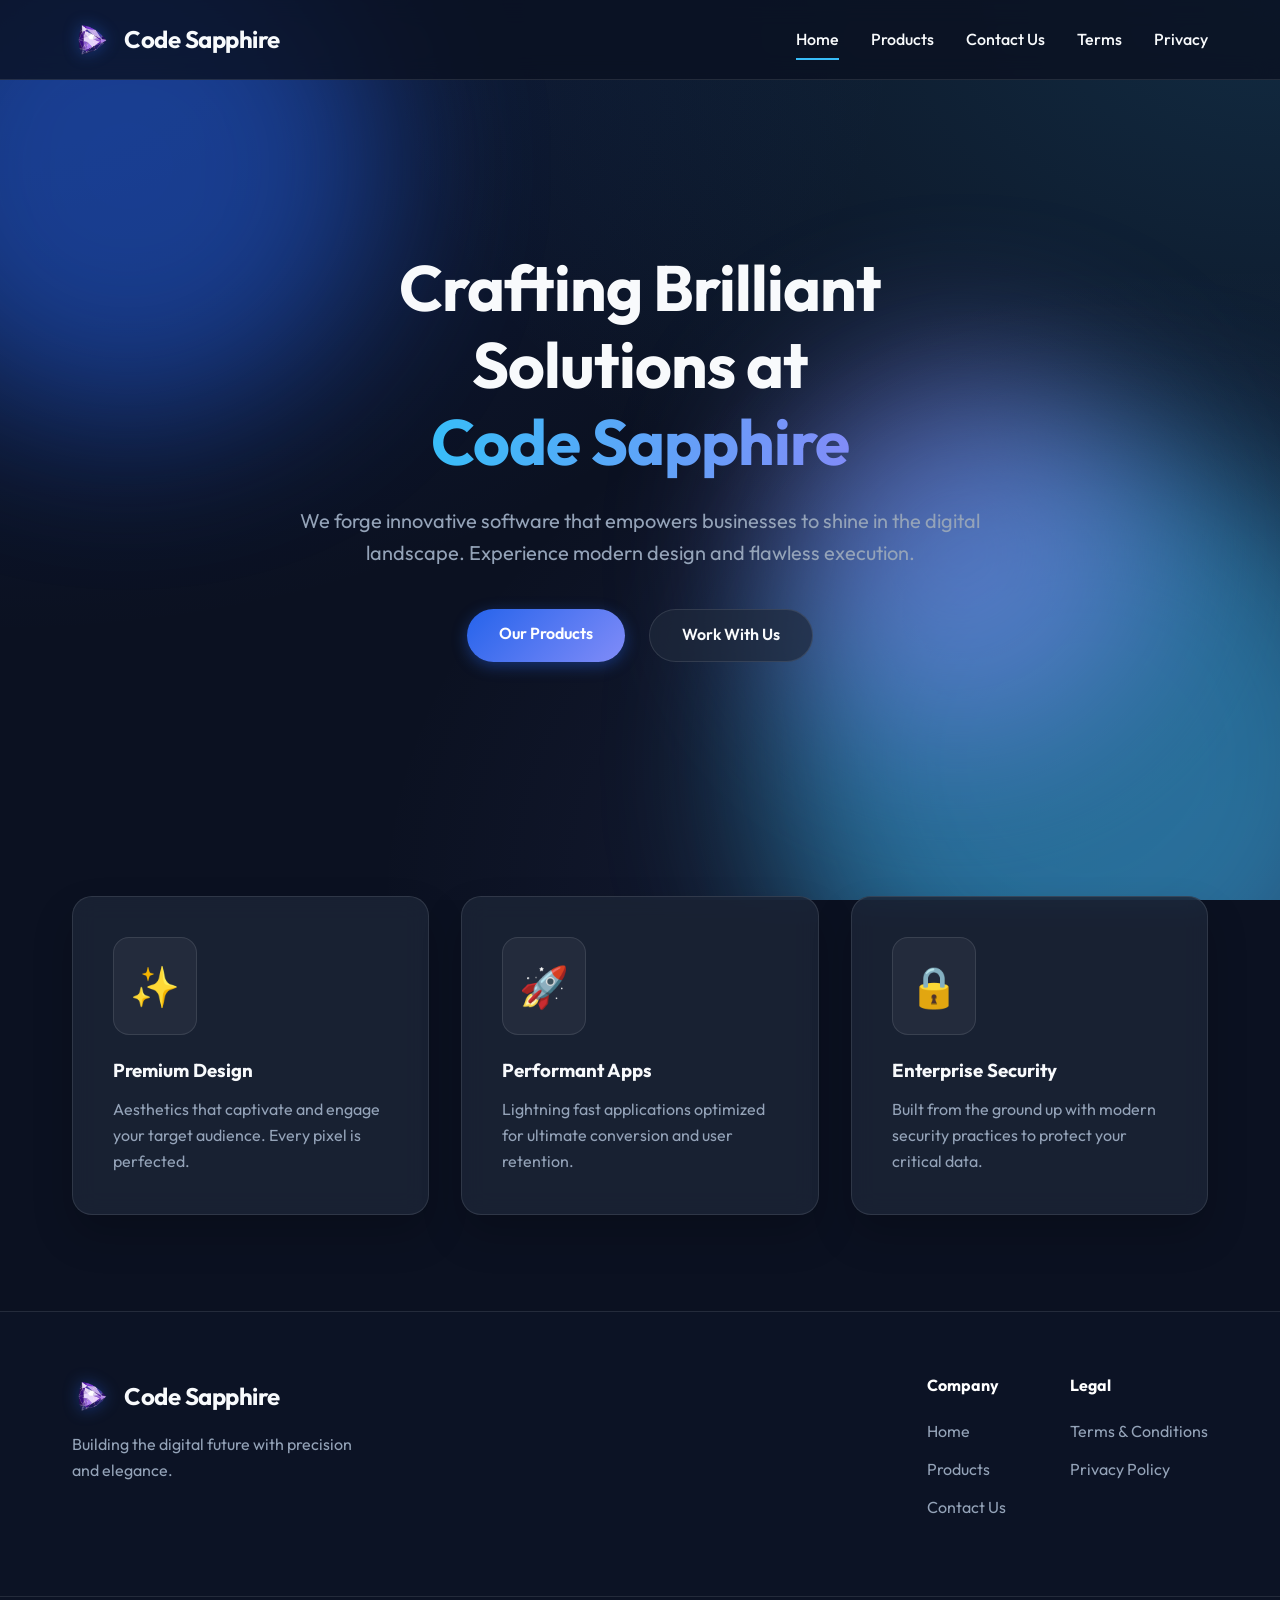
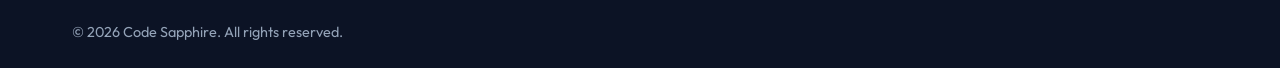
<file: index.html>
<!DOCTYPE html>
<html lang="en">
<head>
    <meta charset="UTF-8">
    <meta name="viewport" content="width=device-width, initial-scale=1.0">
    <title>Code Sapphire | Elevate Your Digital Vision</title>
    <meta name="description" content="Code Sapphire provides premium custom software solutions, dynamic web applications, and innovative digital products to elevate your business.">
    <meta name="keywords" content="Code Sapphire, custom software, web development, digital solutions, mobile apps, SMS Master Bot">
    <meta name="author" content="Code Sapphire">
    <link rel="canonical" href="https://codesapphire.app/">
    
    <!-- Open Graph / Facebook -->
    <meta property="og:type" content="website">
    <meta property="og:url" content="https://codesapphire.app/">
    <meta property="og:title" content="Code Sapphire | Elevate Your Digital Vision">
    <meta property="og:description" content="Premium custom software solutions, dynamic web applications, and innovative digital products.">
    
    <!-- Twitter -->
    <meta name="twitter:card" content="summary_large_image">
    <meta name="twitter:url" content="https://codesapphire.app/">
    <meta name="twitter:title" content="Code Sapphire | Elevate Your Digital Vision">
    <meta name="twitter:description" content="Premium custom software solutions, dynamic web applications, and innovative digital products.">

    <!-- Schema.org Markup -->
    <script type="application/ld+json">
    {
      "@context": "https://schema.org",
      "@type": "Organization",
      "name": "Code Sapphire",
      "url": "https://codesapphire.app",
      "logo": "https://codesapphire.app/logo.png"
    }
    </script>
    <link rel="preconnect" href="https://fonts.googleapis.com">
    <link rel="preconnect" href="https://fonts.gstatic.com" crossorigin>
    <link href="https://fonts.googleapis.com/css2?family=Outfit:wght@300;400;500;700&display=swap" rel="stylesheet">
    <link rel="stylesheet" href="style.css">
</head>
<body>
    <header class="navbar">
        <div class="container nav-content">
            <a href="index.html" class="logo">
                <img src="logo.png" alt="Code Sapphire Logo" class="logo-img">
                <span>Code Sapphire</span>
            </a>
            <nav class="nav-links">
                <a href="index.html" class="active">Home</a>
                <a href="products.html">Products</a>
                <a href="contact.html">Contact Us</a>
                <a href="terms.html">Terms</a>
                <a href="privacy.html">Privacy</a>
            </nav>
            <button class="menu-btn" aria-label="Toggle menu">☰</button>
        </div>
    </header>

    <main>
        <section class="hero reveal">
            <div class="hero-bg"></div>
            <div class="container hero-content">
                <h1>Crafting Brilliant Solutions at <span class="highlight">Code Sapphire</span></h1>
                <p>We forge innovative software that empowers businesses to shine in the digital landscape. Experience modern design and flawless execution.</p>
                <div class="hero-actions">
                    <a href="products.html" class="btn btn-primary">Our Products</a>
                    <a href="contact.html" class="btn btn-secondary">Work With Us</a>
                </div>
            </div>
        </section>
        
        <section class="features">
            <div class="container">
                <div class="feature-grid">
                    <div class="feature-card reveal glass-panel glow-hover" style="--delay: 0.1s">
                        <div class="feature-icon icon-glow">✨</div>
                        <h3>Premium Design</h3>
                        <p>Aesthetics that captivate and engage your target audience. Every pixel is perfected.</p>
                    </div>
                    <div class="feature-card reveal glass-panel glow-hover" style="--delay: 0.2s">
                        <div class="feature-icon icon-glow">🚀</div>
                        <h3>Performant Apps</h3>
                        <p>Lightning fast applications optimized for ultimate conversion and user retention.</p>
                    </div>
                    <div class="feature-card reveal glass-panel glow-hover" style="--delay: 0.3s">
                        <div class="feature-icon icon-glow">🔒</div>
                        <h3>Enterprise Security</h3>
                        <p>Built from the ground up with modern security practices to protect your critical data.</p>
                    </div>
                </div>
            </div>
        </section>
    </main>

    <footer>
        <div class="container footer-content">
            <div class="footer-brand">
                <div class="logo">
                    <img src="logo.png" alt="Code Sapphire Logo" class="logo-img">
                    <span>Code Sapphire</span>
                </div>
                <p>Building the digital future with precision and elegance.</p>
            </div>
            <div class="footer-links">
                <div class="link-group">
                    <h4>Company</h4>
                    <a href="index.html">Home</a>
                    <a href="products.html">Products</a>
                    <a href="contact.html">Contact Us</a>
                </div>
                <div class="link-group">
                    <h4>Legal</h4>
                    <a href="terms.html">Terms & Conditions</a>
                    <a href="privacy.html">Privacy Policy</a>
                </div>
            </div>
        </div>
        <div class="footer-bottom">
            <div class="container">
                <p>&copy; 2026 Code Sapphire. All rights reserved.</p>
            </div>
        </div>
    </footer>

    <script src="script.js"></script>
</body>
</html>
</file>
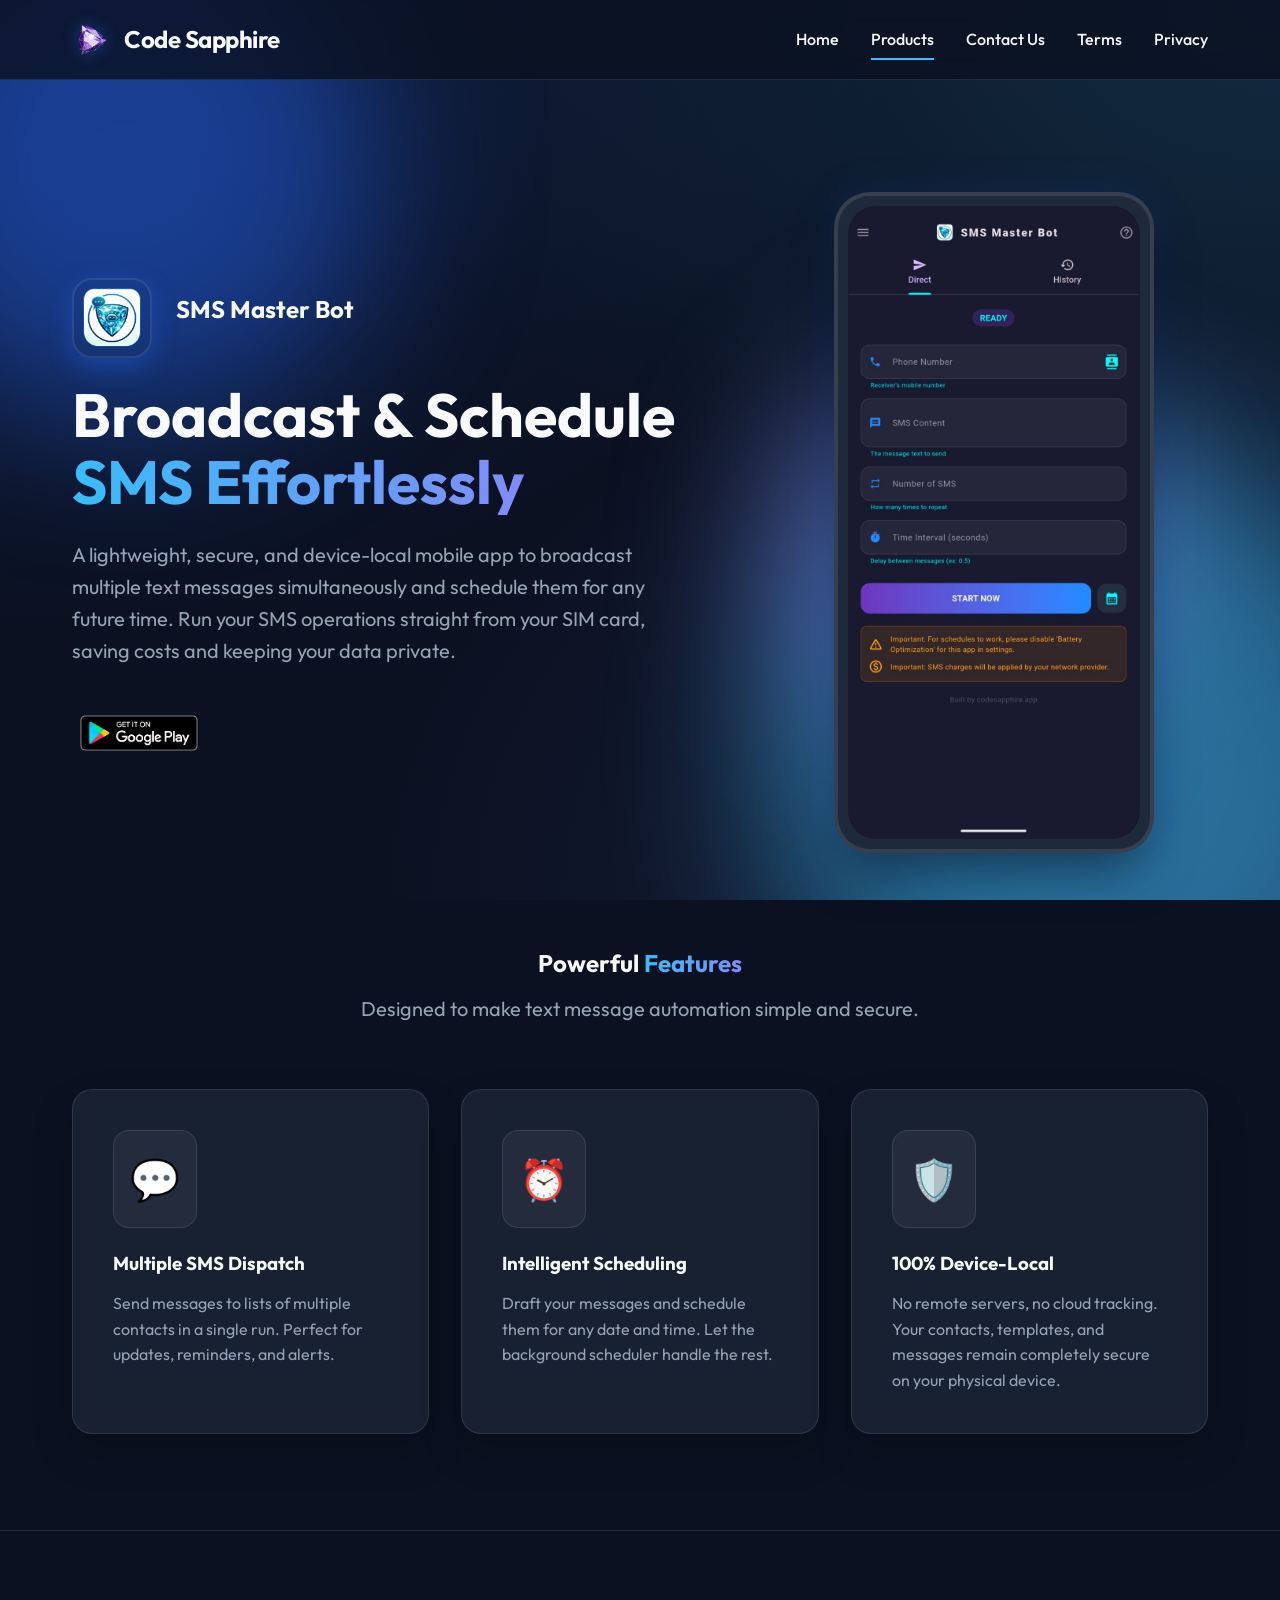
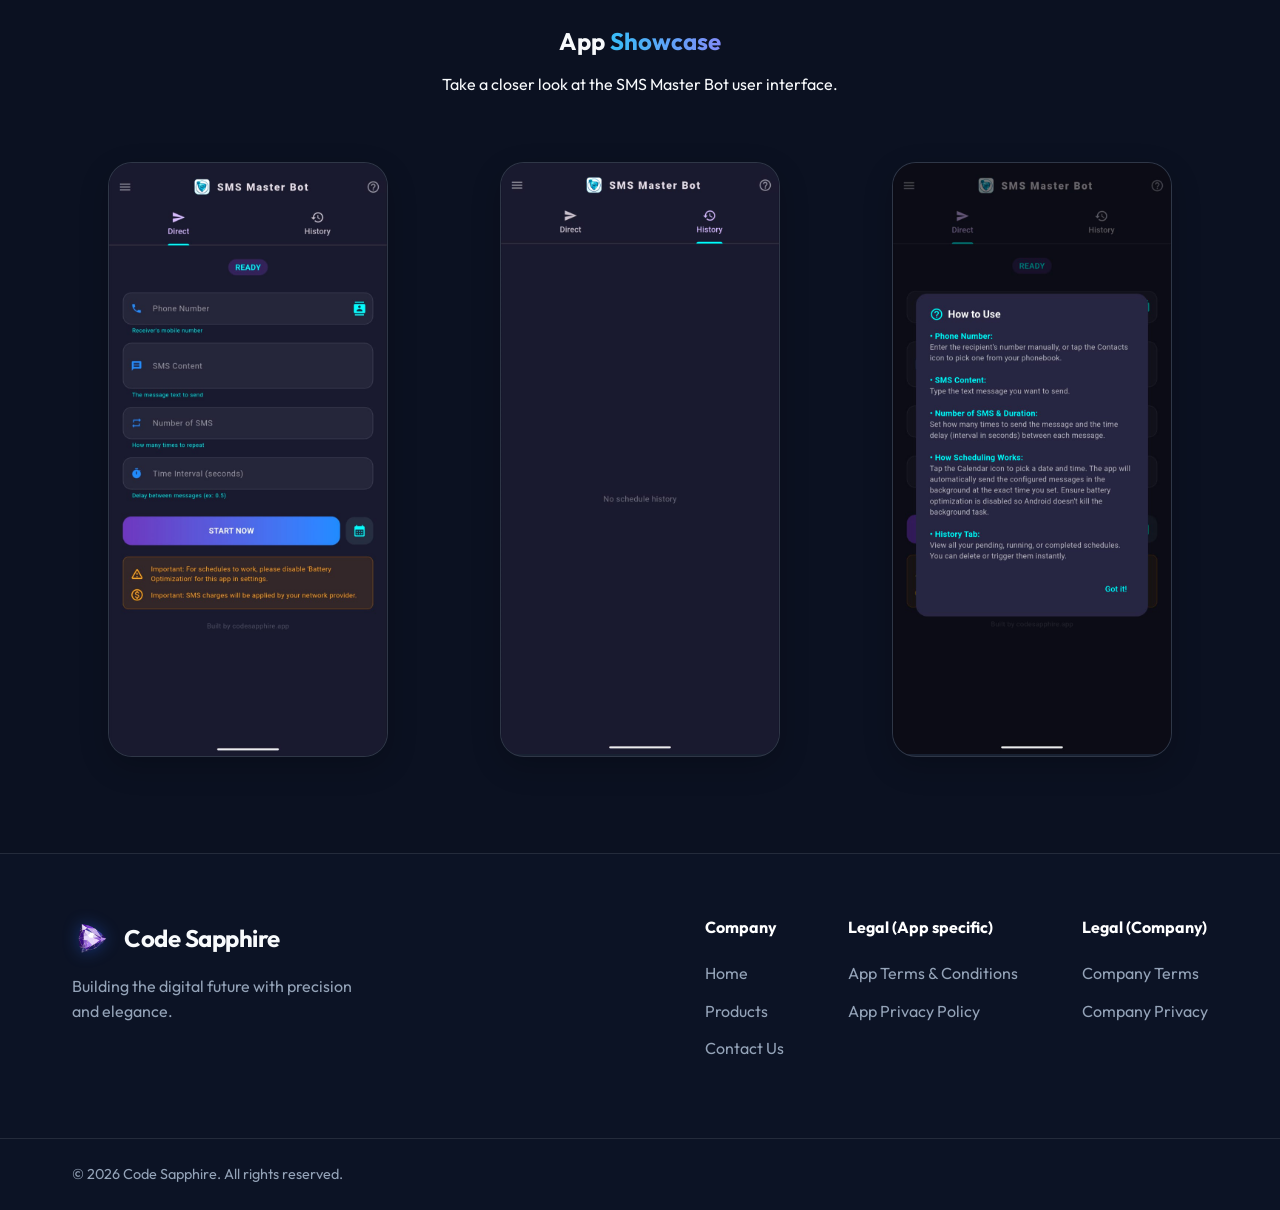
<file: app/smsmasterbot/index.html>
<!DOCTYPE html>
<html lang="en">
<head>
    <meta charset="UTF-8">
    <meta name="viewport" content="width=device-width, initial-scale=1.0">
    <title>SMS Master Bot | Code Sapphire</title>
    <meta name="description" content="Send multiple SMS messages and schedule them seamlessly with SMS Master Bot. The secure, device-local Android application by Code Sapphire.">
    <meta name="keywords" content="SMS Master Bot, bulk SMS sender, SMS scheduler, Android SMS app, Code Sapphire apps">
    <meta name="author" content="Code Sapphire">
    <link rel="canonical" href="https://codesapphire.app/app/smsmasterbot/">
    
    <!-- Open Graph / Facebook -->
    <meta property="og:type" content="website">
    <meta property="og:url" content="https://codesapphire.app/app/smsmasterbot/">
    <meta property="og:title" content="SMS Master Bot | Code Sapphire">
    <meta property="og:description" content="Send multiple SMS messages and schedule them seamlessly with SMS Master Bot.">
    <meta property="og:image" content="https://codesapphire.app/app/smsmasterbot/screenhoot1.jpeg">
    
    <!-- Twitter -->
    <meta name="twitter:card" content="summary_large_image">
    <meta name="twitter:url" content="https://codesapphire.app/app/smsmasterbot/">
    <meta name="twitter:title" content="SMS Master Bot | Code Sapphire">
    <meta name="twitter:description" content="Send multiple SMS messages and schedule them seamlessly with SMS Master Bot.">
    <meta name="twitter:image" content="https://codesapphire.app/app/smsmasterbot/screenhoot1.jpeg">

    <!-- Schema.org Markup -->
    <script type="application/ld+json">
    {
      "@context": "https://schema.org",
      "@type": "SoftwareApplication",
      "name": "SMS Master Bot",
      "operatingSystem": "Android",
      "applicationCategory": "BusinessApplication",
      "offers": {
        "@type": "Offer",
        "price": "0",
        "priceCurrency": "USD"
      }
    }
    </script>
    <link rel="preconnect" href="https://fonts.googleapis.com">
    <link rel="preconnect" href="https://fonts.gstatic.com" crossorigin>
    <link href="https://fonts.googleapis.com/css2?family=Outfit:wght@300;400;500;700&display=swap" rel="stylesheet">
    <link rel="stylesheet" href="../../style.css">
    <style>
        /* SMS Master Bot Landing Page Custom styles */
        .app-hero {
            padding-top: calc(var(--nav-height) + 2rem);
            min-height: 85vh;
            display: flex;
            align-items: center;
        }
        
        .app-hero-grid {
            display: grid;
            grid-template-columns: 1.2fr 0.8fr;
            gap: 4rem;
            align-items: center;
            width: 100%;
        }

        .app-header-title {
            display: flex;
            align-items: center;
            gap: 1.5rem;
            margin-bottom: 1.5rem;
        }

        .app-title-icon {
            width: 80px;
            height: 80px;
            border-radius: 20px;
            object-fit: cover;
            box-shadow: 0 8px 24px rgba(37, 99, 235, 0.4);
            border: 2px solid var(--glass-border);
        }

        .app-hero-content h1 {
            font-size: 3.8rem;
            line-height: 1.1;
            margin-bottom: 1.5rem;
        }

        .app-hero-content p {
            font-size: 1.25rem;
            color: var(--text-secondary);
            margin-bottom: 2.5rem;
            max-width: 600px;
        }

        /* Play Store Button */
        .play-store-img-link {
            display: inline-block;
            transition: transform 0.3s ease, filter 0.3s ease;
        }
        
        .play-store-img-link:hover {
            transform: translateY(-3px);
            filter: drop-shadow(0 5px 15px rgba(56, 189, 248, 0.3));
        }

        .play-store-img-btn {
            height: 52px;
            width: auto;
            display: block;
            object-fit: contain;
        }

        /* Phone frame mockup */
        .showcase-wrapper {
            position: relative;
            display: flex;
            justify-content: center;
            align-items: center;
        }

        .phone-mockup {
            width: 100%;
            max-width: 320px;
            border-radius: 36px;
            background: #1e293b;
            padding: 10px;
            border: 4px solid var(--glass-border);
            box-shadow: 0 25px 50px -12px rgba(0, 0, 0, 0.5), 0 0 40px rgba(37, 99, 235, 0.15);
            position: relative;
            overflow: hidden;
            transition: transform 0.5s ease;
        }

        .phone-mockup:hover {
            transform: scale(1.03) rotate(1deg);
        }

        .phone-screen {
            border-radius: 28px;
            overflow: hidden;
            aspect-ratio: 9 / 19.5;
            background: #0b1121;
            border: 1px solid rgba(255, 255, 255, 0.05);
        }

        .phone-screen img {
            width: 100%;
            height: 100%;
            object-fit: cover;
        }

        /* Screenshots gallery */
        .gallery-section {
            padding: 6rem 0;
            border-top: 1px solid var(--glass-border);
        }

        .gallery-title {
            text-align: center;
            margin-bottom: 4rem;
        }

        .gallery-grid {
            display: grid;
            grid-template-columns: repeat(auto-fit, minmax(260px, 1fr));
            gap: 2.5rem;
            justify-items: center;
        }

        .gallery-item {
            width: 100%;
            max-width: 280px;
            border-radius: 24px;
            overflow: hidden;
            background: var(--glass-bg);
            border: 1px solid var(--glass-border);
            box-shadow: 0 10px 30px rgba(0, 0, 0, 0.2);
            transition: all 0.4s cubic-bezier(0.175, 0.885, 0.32, 1.275);
        }

        .gallery-item img {
            width: 100%;
            height: auto;
            display: block;
        }

        .gallery-item:hover {
            transform: translateY(-8px) scale(1.04);
            border-color: var(--secondary);
            box-shadow: 0 15px 35px var(--primary-glow);
        }

        @media (max-width: 992px) {
            .app-hero-grid {
                grid-template-columns: 1fr;
                text-align: center;
                gap: 3rem;
            }

            .app-header-title {
                justify-content: center;
            }

            .app-hero-content p {
                margin-left: auto;
                margin-right: auto;
            }

            .showcase-wrapper {
                order: -1;
            }
        }
    </style>
</head>
<body>
    <header class="navbar">
        <div class="container nav-content">
            <a href="../../index.html" class="logo">
                <img src="../../logo.png" alt="Code Sapphire Logo" class="logo-img">
                <span>Code Sapphire</span>
            </a>
            <nav class="nav-links">
                <a href="../../index.html">Home</a>
                <a href="../../products.html" class="active">Products</a>
                <a href="../../contact.html">Contact Us</a>
                <a href="../../terms.html">Terms</a>
                <a href="../../privacy.html">Privacy</a>
            </nav>
            <button class="menu-btn" aria-label="Toggle menu">☰</button>
        </div>
    </header>

    <main>
        <!-- Hero Section -->
        <section class="app-hero reveal">
            <div class="container">
                <div class="app-hero-grid">
                    <div class="app-hero-content">
                        <div class="app-header-title">
                            <img src="appIcon.png" alt="SMS Master Bot Icon" class="app-title-icon">
                            <div>
                                <h2>SMS Master Bot</h2>
                            </div>
                        </div>
                        <h1>Broadcast & Schedule <span class="highlight">SMS Effortlessly</span></h1>
                        <p>A lightweight, secure, and device-local mobile app to broadcast multiple text messages simultaneously and schedule them for any future time. Run your SMS operations straight from your SIM card, saving costs and keeping your data private.</p>
                        
                        <div class="app-actions">
                            <a href="https://play.google.com/store" target="_blank" class="play-store-img-link">
                                <img src="../../image/google play button.png" alt="Get it on Google Play" class="play-store-img-btn">
                            </a>
                        </div>
                    </div>
                    
                    <div class="showcase-wrapper">
                        <div class="phone-mockup">
                            <div class="phone-screen">
                                <img src="screenhoot1.jpeg" alt="SMS Master Bot Primary Screenshot">
                            </div>
                        </div>
                    </div>
                </div>
            </div>
        </section>

        <!-- Features Grid -->
        <section class="features">
            <div class="container">
                <div class="page-header reveal">
                    <h2>Powerful <span class="highlight">Features</span></h2>
                    <p>Designed to make text message automation simple and secure.</p>
                </div>
                
                <div class="feature-grid">
                    <div class="feature-card reveal glass-panel glow-hover" style="--delay: 0.1s">
                        <div class="feature-icon icon-glow">💬</div>
                        <h3>Multiple SMS Dispatch</h3>
                        <p>Send messages to lists of multiple contacts in a single run. Perfect for updates, reminders, and alerts.</p>
                    </div>
                    <div class="feature-card reveal glass-panel glow-hover" style="--delay: 0.2s">
                        <div class="feature-icon icon-glow">⏰</div>
                        <h3>Intelligent Scheduling</h3>
                        <p>Draft your messages and schedule them for any date and time. Let the background scheduler handle the rest.</p>
                    </div>
                    <div class="feature-card reveal glass-panel glow-hover" style="--delay: 0.3s">
                        <div class="feature-icon icon-glow">🛡️</div>
                        <h3>100% Device-Local</h3>
                        <p>No remote servers, no cloud tracking. Your contacts, templates, and messages remain completely secure on your physical device.</p>
                    </div>
                </div>
            </div>
        </section>

        <!-- Screenshot Gallery Section -->
        <section class="gallery-section">
            <div class="container">
                <div class="gallery-title reveal">
                    <h2>App <span class="highlight">Showcase</span></h2>
                    <p>Take a closer look at the SMS Master Bot user interface.</p>
                </div>

                <div class="gallery-grid reveal" style="--delay: 0.1s">
                    <div class="gallery-item">
                        <img src="screenhoot1.jpeg" alt="SMS Master Bot - Main Screen">
                    </div>
                    <div class="gallery-item">
                        <img src="screenhoot2.jpeg" alt="SMS Master Bot - Scheduling Options">
                    </div>
                    <div class="gallery-item">
                        <img src="screenhoot3.jpeg" alt="SMS Master Bot - Group Selection">
                    </div>
                </div>
            </div>
        </section>
    </main>

    <!-- Footer -->
    <footer>
        <div class="container footer-content">
            <div class="footer-brand">
                <div class="logo">
                    <img src="../../logo.png" alt="Code Sapphire Logo" class="logo-img">
                    <span>Code Sapphire</span>
                </div>
                <p>Building the digital future with precision and elegance.</p>
            </div>
            <div class="footer-links">
                <div class="link-group">
                    <h4>Company</h4>
                    <a href="../../index.html">Home</a>
                    <a href="../../products.html">Products</a>
                    <a href="../../contact.html">Contact Us</a>
                </div>
                <div class="link-group">
                    <h4>Legal (App specific)</h4>
                    <a href="terms.html">App Terms & Conditions</a>
                    <a href="privacy.html">App Privacy Policy</a>
                </div>
                <div class="link-group">
                    <h4>Legal (Company)</h4>
                    <a href="../../terms.html">Company Terms</a>
                    <a href="../../privacy.html">Company Privacy</a>
                </div>
            </div>
        </div>
        <div class="footer-bottom">
            <div class="container">
                <p>&copy; 2026 Code Sapphire. All rights reserved.</p>
            </div>
        </div>
    </footer>

    <script src="../../script.js"></script>
</body>
</html>
</file>
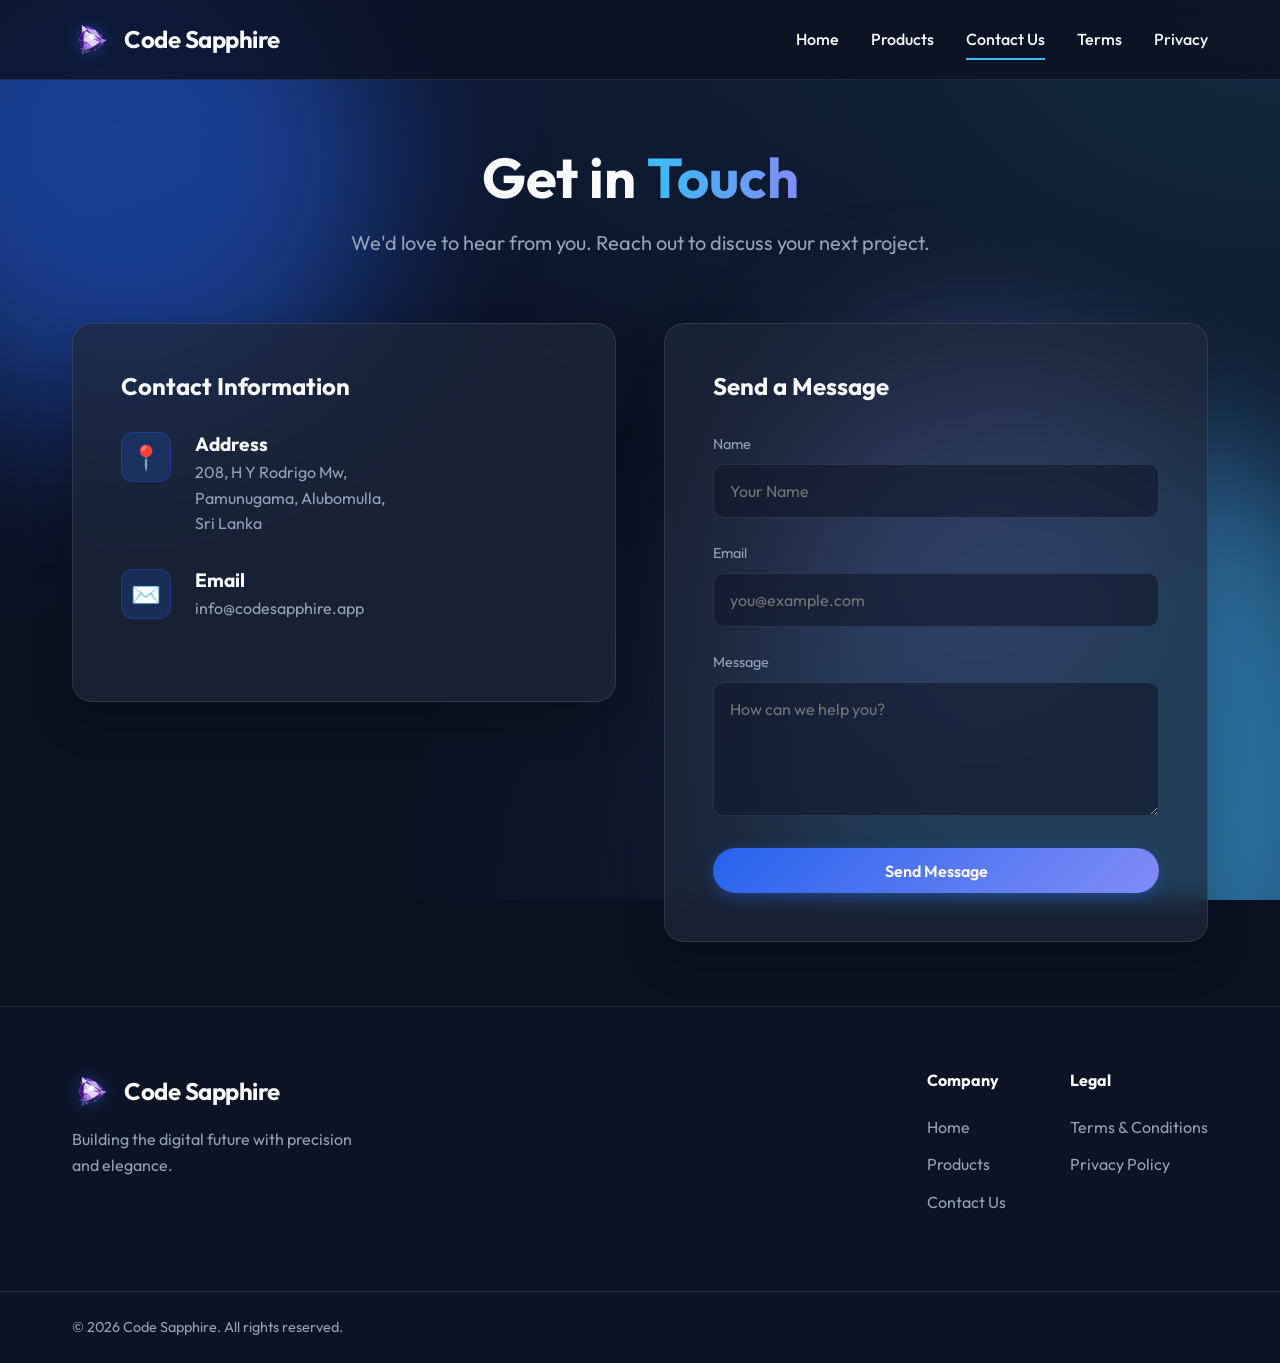
<file: contact.html>
<!DOCTYPE html>
<html lang="en">
<head>
    <meta charset="UTF-8">
    <meta name="viewport" content="width=device-width, initial-scale=1.0">
    <title>Contact Us | Code Sapphire</title>
    <meta name="description" content="Get in touch with Code Sapphire. Address: 208, H Y Rodrigo Mw, Pamunugama, Alubomulla, Sri Lanka. Email: info@codesapphire.app">
    <meta name="keywords" content="Contact Code Sapphire, software support, web development contact, Sri Lanka software company">
    <meta name="author" content="Code Sapphire">
    <link rel="canonical" href="https://codesapphire.app/contact.html">
    
    <!-- Open Graph / Facebook -->
    <meta property="og:type" content="website">
    <meta property="og:url" content="https://codesapphire.app/contact.html">
    <meta property="og:title" content="Contact Us | Code Sapphire">
    <meta property="og:description" content="Get in touch with Code Sapphire. Reach out to discuss your next project.">
    
    <!-- Twitter -->
    <meta name="twitter:card" content="summary">
    <meta name="twitter:url" content="https://codesapphire.app/contact.html">
    <meta name="twitter:title" content="Contact Us | Code Sapphire">
    <meta name="twitter:description" content="Get in touch with Code Sapphire. Reach out to discuss your next project.">
    <link rel="preconnect" href="https://fonts.googleapis.com">
    <link rel="preconnect" href="https://fonts.gstatic.com" crossorigin>
    <link href="https://fonts.googleapis.com/css2?family=Outfit:wght@300;400;500;700&display=swap" rel="stylesheet">
    <link rel="stylesheet" href="style.css">
</head>
<body>
    <header class="navbar">
        <div class="container nav-content">
            <a href="index.html" class="logo">
                <img src="logo.png" alt="Code Sapphire Logo" class="logo-img">
                <span>Code Sapphire</span>
            </a>
            <nav class="nav-links">
                <a href="index.html">Home</a>
                <a href="products.html">Products</a>
                <a href="contact.html" class="active">Contact Us</a>
                <a href="terms.html">Terms</a>
                <a href="privacy.html">Privacy</a>
            </nav>
            <button class="menu-btn" aria-label="Toggle menu">☰</button>
        </div>
    </header>

    <main class="page-container">
        <div class="page-header reveal">
            <h1>Get in <span class="highlight">Touch</span></h1>
            <p>We'd love to hear from you. Reach out to discuss your next project.</p>
        </div>

        <section class="container contact-section reveal" style="--delay: 0.1s">
            <div class="contact-info glass-panel glow-hover">
                <h2>Contact Information</h2>
                
                <div class="info-item hover-scale">
                    <div class="info-icon">📍</div>
                    <div>
                        <h3>Address</h3>
                        <p>208, H Y Rodrigo Mw,<br>Pamunugama, Alubomulla,<br>Sri Lanka</p>
                    </div>
                </div>

                <div class="info-item hover-scale">
                    <div class="info-icon">✉️</div>
                    <div>
                        <h3>Email</h3>
                        <p><a href="mailto:info@codesapphire.app">info@codesapphire.app</a></p>
                    </div>
                </div>
            </div>

            <form class="contact-form glass-panel glow-hover" onsubmit="event.preventDefault(); alert('Message sent successfully!');">
                <h2>Send a Message</h2>
                <div class="form-group">
                    <label for="name">Name</label>
                    <input type="text" id="name" required placeholder="Your Name">
                </div>
                <div class="form-group">
                    <label for="email">Email</label>
                    <input type="email" id="email" required placeholder="you@example.com">
                </div>
                <div class="form-group">
                    <label for="message">Message</label>
                    <textarea id="message" rows="5" required placeholder="How can we help you?"></textarea>
                </div>
                <button type="submit" class="btn btn-primary submit-btn">Send Message</button>
            </form>
        </section>
    </main>

    <footer>
        <div class="container footer-content">
            <div class="footer-brand">
                <div class="logo">
                    <img src="logo.png" alt="Code Sapphire Logo" class="logo-img">
                    <span>Code Sapphire</span>
                </div>
                <p>Building the digital future with precision and elegance.</p>
            </div>
            <div class="footer-links">
                <div class="link-group">
                    <h4>Company</h4>
                    <a href="index.html">Home</a>
                    <a href="products.html">Products</a>
                    <a href="contact.html">Contact Us</a>
                </div>
                <div class="link-group">
                    <h4>Legal</h4>
                    <a href="terms.html">Terms & Conditions</a>
                    <a href="privacy.html">Privacy Policy</a>
                </div>
            </div>
        </div>
        <div class="footer-bottom">
            <div class="container">
                <p>&copy; 2026 Code Sapphire. All rights reserved.</p>
            </div>
        </div>
    </footer>

    <script src="script.js"></script>
</body>
</html>
</file>
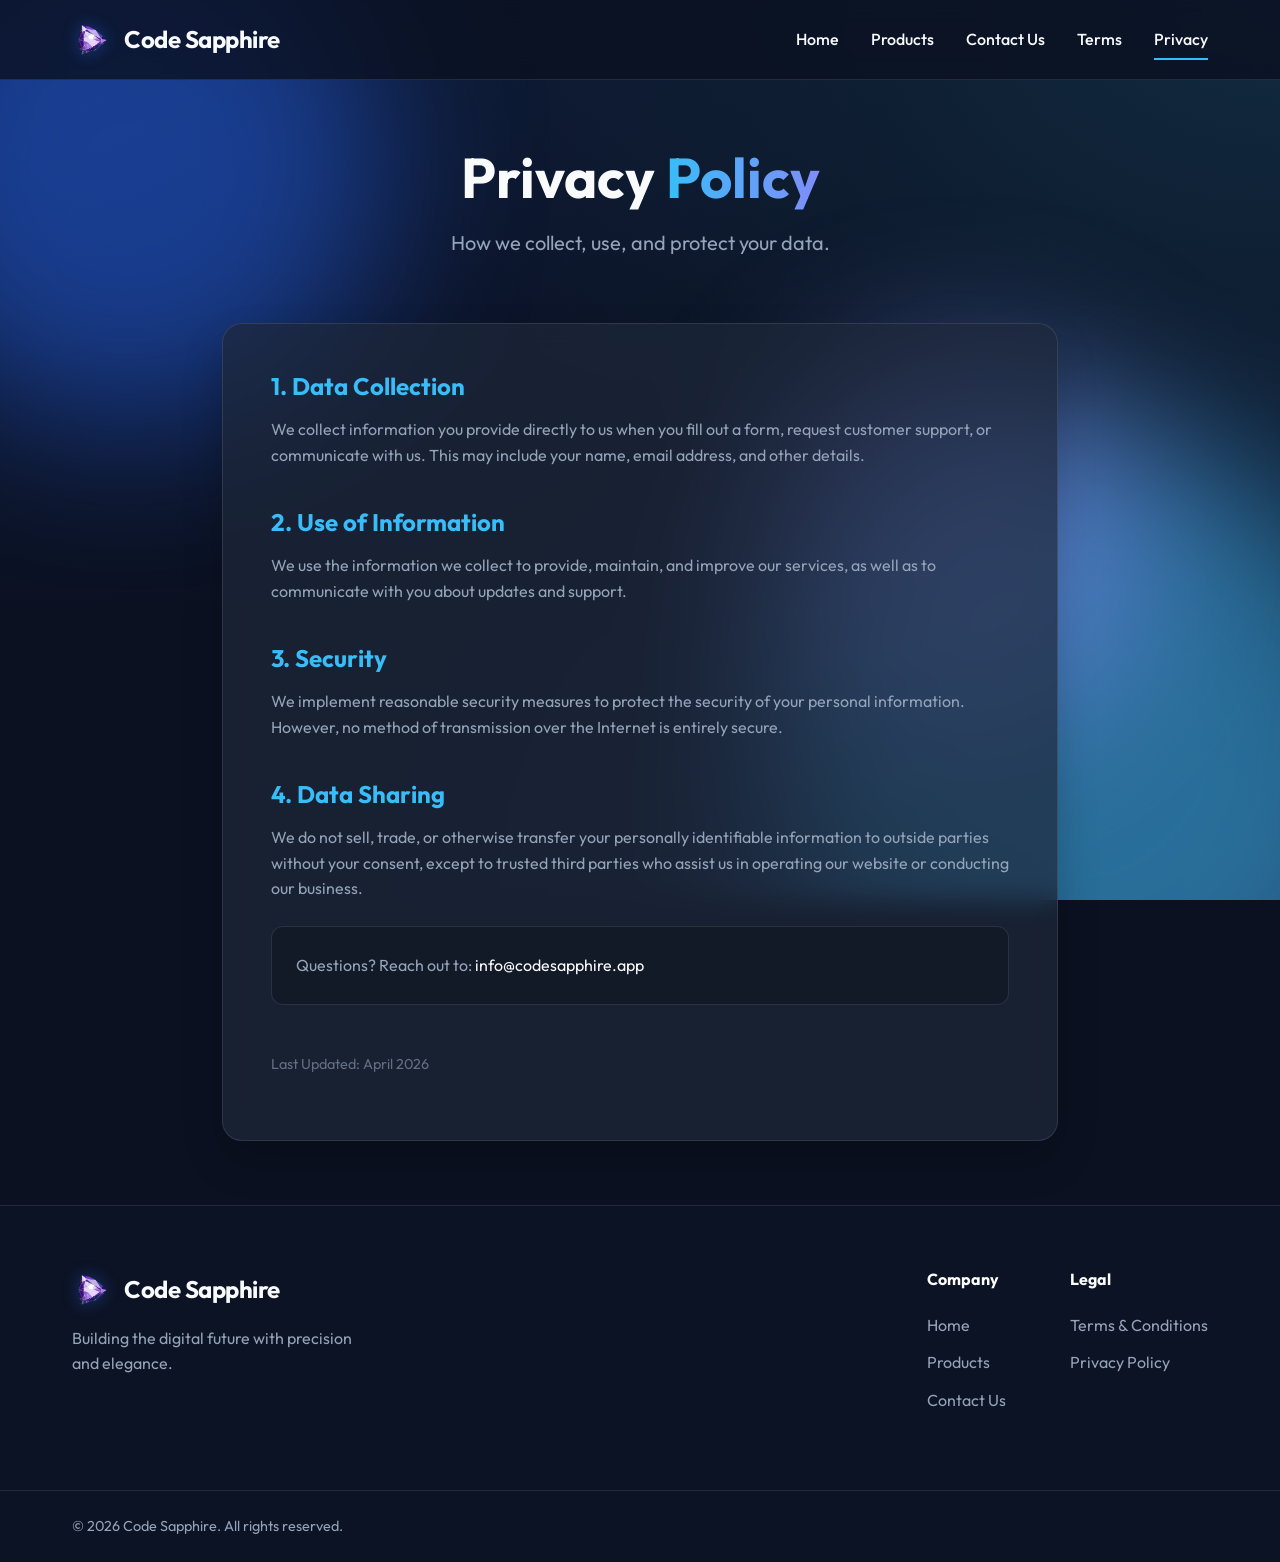
<file: privacy.html>
<!DOCTYPE html>
<html lang="en">
<head>
    <meta charset="UTF-8">
    <meta name="viewport" content="width=device-width, initial-scale=1.0">
    <title>Privacy Policy | Code Sapphire</title>
    <meta name="description" content="Privacy policy for Code Sapphire. Learn how we handle your data and protect your privacy.">
    <meta name="keywords" content="Code Sapphire privacy policy, data protection, privacy terms">
    <meta name="author" content="Code Sapphire">
    <link rel="canonical" href="https://codesapphire.app/privacy.html">
    
    <!-- Open Graph / Facebook -->
    <meta property="og:type" content="website">
    <meta property="og:url" content="https://codesapphire.app/privacy.html">
    <meta property="og:title" content="Privacy Policy | Code Sapphire">
    <meta property="og:description" content="Privacy policy for Code Sapphire. Learn how we handle your data and protect your privacy.">
    
    <!-- Twitter -->
    <meta name="twitter:card" content="summary">
    <meta name="twitter:url" content="https://codesapphire.app/privacy.html">
    <meta name="twitter:title" content="Privacy Policy | Code Sapphire">
    <meta name="twitter:description" content="Privacy policy for Code Sapphire. Learn how we handle your data and protect your privacy.">
    <link rel="preconnect" href="https://fonts.googleapis.com">
    <link rel="preconnect" href="https://fonts.gstatic.com" crossorigin>
    <link href="https://fonts.googleapis.com/css2?family=Outfit:wght@300;400;500;700&display=swap" rel="stylesheet">
    <link rel="stylesheet" href="style.css">
</head>
<body>
    <header class="navbar">
        <div class="container nav-content">
            <a href="index.html" class="logo">
                <img src="logo.png" alt="Code Sapphire Logo" class="logo-img">
                <span>Code Sapphire</span>
            </a>
            <nav class="nav-links">
                <a href="index.html">Home</a>
                <a href="products.html">Products</a>
                <a href="contact.html">Contact Us</a>
                <a href="terms.html">Terms</a>
                <a href="privacy.html" class="active">Privacy</a>
            </nav>
            <button class="menu-btn" aria-label="Toggle menu">☰</button>
        </div>
    </header>

    <main class="page-container">
        <div class="page-header reveal">
            <h1>Privacy <span class="highlight">Policy</span></h1>
            <p>How we collect, use, and protect your data.</p>
        </div>

        <section class="container document-section reveal" style="--delay: 0.1s">
            <div class="glass-panel text-content glow-hover">
                <h2>1. Data Collection</h2>
                <p>We collect information you provide directly to us when you fill out a form, request customer support, or communicate with us. This may include your name, email address, and other details.</p>
                
                <h2>2. Use of Information</h2>
                <p>We use the information we collect to provide, maintain, and improve our services, as well as to communicate with you about updates and support.</p>
                
                <h2>3. Security</h2>
                <p>We implement reasonable security measures to protect the security of your personal information. However, no method of transmission over the Internet is entirely secure.</p>

                <h2>4. Data Sharing</h2>
                <p>We do not sell, trade, or otherwise transfer your personally identifiable information to outside parties without your consent, except to trusted third parties who assist us in operating our website or conducting our business.</p>
                
                <address>
                    Questions? Reach out to: <a href="mailto:info@codesapphire.app">info@codesapphire.app</a>
                </address>

                <p class="last-updated">Last Updated: April 2026</p>
            </div>
        </section>
    </main>

    <footer>
        <div class="container footer-content">
            <div class="footer-brand">
                <div class="logo">
                    <img src="logo.png" alt="Code Sapphire Logo" class="logo-img">
                    <span>Code Sapphire</span>
                </div>
                <p>Building the digital future with precision and elegance.</p>
            </div>
            <div class="footer-links">
                <div class="link-group">
                    <h4>Company</h4>
                    <a href="index.html">Home</a>
                    <a href="products.html">Products</a>
                    <a href="contact.html">Contact Us</a>
                </div>
                <div class="link-group">
                    <h4>Legal</h4>
                    <a href="terms.html">Terms & Conditions</a>
                    <a href="privacy.html">Privacy Policy</a>
                </div>
            </div>
        </div>
        <div class="footer-bottom">
            <div class="container">
                <p>&copy; 2026 Code Sapphire. All rights reserved.</p>
            </div>
        </div>
    </footer>

    <script src="script.js"></script>
</body>
</html>
</file>
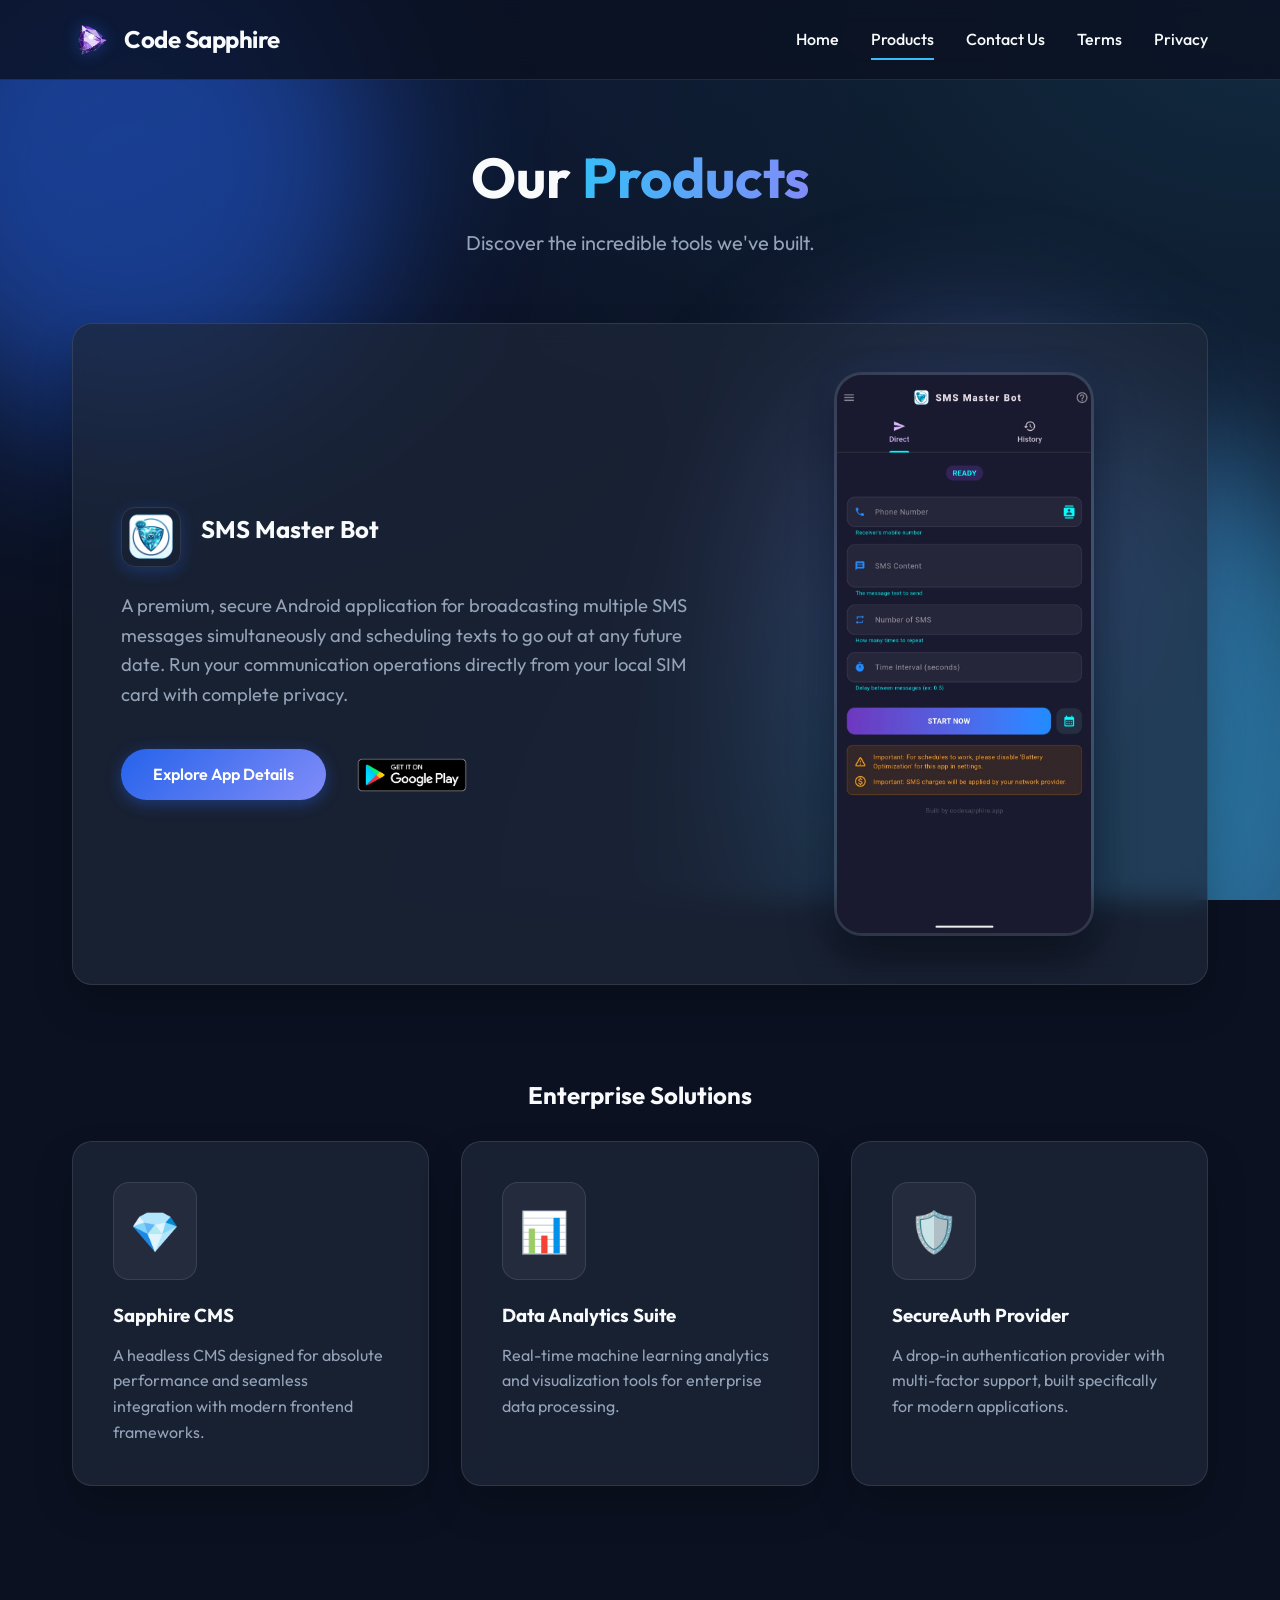
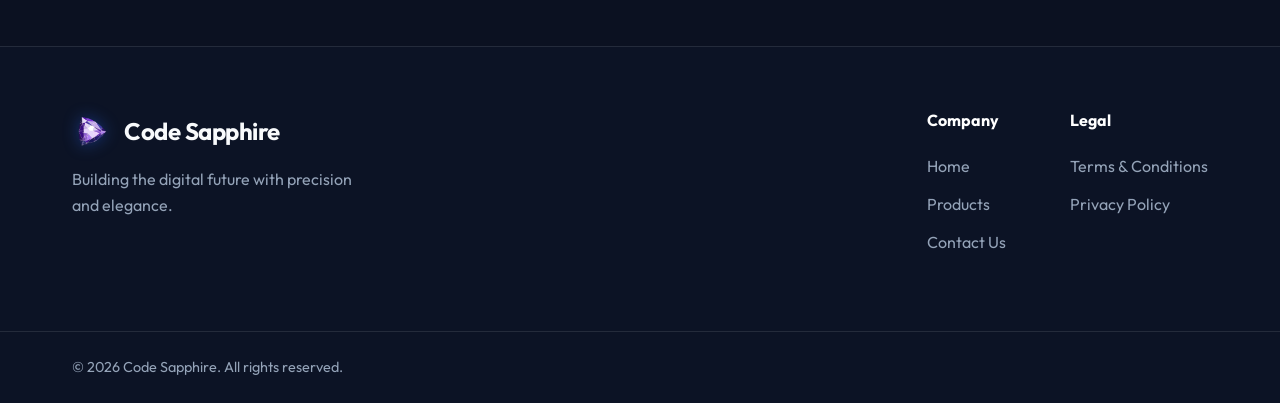
<file: products.html>
<!DOCTYPE html>
<html lang="en">
<head>
    <meta charset="UTF-8">
    <meta name="viewport" content="width=device-width, initial-scale=1.0">
    <title>Our Products | Code Sapphire</title>
    <meta name="description" content="Discover innovative digital products from Code Sapphire, including our flagship SMS Master Bot app.">
    <meta name="keywords" content="Code Sapphire products, SMS Master Bot, bulk SMS sender, software products, mobile apps">
    <meta name="author" content="Code Sapphire">
    <link rel="canonical" href="https://codesapphire.app/products.html">
    
    <!-- Open Graph / Facebook -->
    <meta property="og:type" content="website">
    <meta property="og:url" content="https://codesapphire.app/products.html">
    <meta property="og:title" content="Our Products | Code Sapphire">
    <meta property="og:description" content="Discover innovative digital products from Code Sapphire, including our flagship SMS Master Bot app.">
    
    <!-- Twitter -->
    <meta name="twitter:card" content="summary_large_image">
    <meta name="twitter:url" content="https://codesapphire.app/products.html">
    <meta name="twitter:title" content="Our Products | Code Sapphire">
    <meta name="twitter:description" content="Discover innovative digital products from Code Sapphire, including our flagship SMS Master Bot app.">

    <!-- Schema.org Markup -->
    <script type="application/ld+json">
    {
      "@context": "https://schema.org",
      "@type": "ItemList",
      "itemListElement": [
        {
          "@type": "SoftwareApplication",
          "name": "SMS Master Bot",
          "operatingSystem": "Android",
          "applicationCategory": "BusinessApplication",
          "url": "https://codesapphire.app/app/smsmasterbot/"
        }
      ]
    }
    </script>
    <link rel="preconnect" href="https://fonts.googleapis.com">
    <link rel="preconnect" href="https://fonts.gstatic.com" crossorigin>
    <link href="https://fonts.googleapis.com/css2?family=Outfit:wght@300;400;500;700&display=swap" rel="stylesheet">
    <link rel="stylesheet" href="style.css">
    <style>
        .featured-product {
            padding-bottom: 4rem;
        }
        .featured-grid {
            display: grid;
            grid-template-columns: 1.2fr 0.8fr;
            gap: 4rem;
            align-items: center;
        }
        .featured-content-wrapper {
            display: flex;
            align-items: center;
            gap: 1.25rem;
            margin-bottom: 1.5rem;
        }
        .featured-icon {
            width: 60px;
            height: 60px;
            border-radius: 14px;
            object-fit: cover;
            box-shadow: 0 4px 15px rgba(37, 99, 235, 0.3);
            border: 1px solid var(--glass-border);
        }
        .featured-desc {
            color: var(--text-secondary);
            font-size: 1.15rem;
            margin-bottom: 2.5rem;
            line-height: 1.6;
        }
        .featured-actions {
            display: flex;
            align-items: center;
            gap: 1.5rem;
        }
        .play-store-img-link {
            display: inline-block;
            transition: transform 0.3s ease, filter 0.3s ease;
        }
        .play-store-img-link:hover {
            transform: translateY(-3px);
            filter: drop-shadow(0 5px 15px rgba(56, 189, 248, 0.3));
        }
        .play-store-img-btn {
            height: 48px;
            width: auto;
            display: block;
            object-fit: contain;
        }
        .featured-showcase {
            display: flex;
            justify-content: center;
            align-items: center;
            border-radius: 28px;
            overflow: hidden;
            border: 3px solid var(--glass-border);
            box-shadow: 0 20px 40px rgba(0, 0, 0, 0.5), 0 0 30px rgba(37, 99, 235, 0.1);
            aspect-ratio: 9/19.5;
            max-width: 260px;
            width: 100%;
            margin: 0 auto;
        }
        .featured-img {
            width: 100%;
            height: 100%;
            object-fit: cover;
            transition: transform 0.5s ease;
        }
        .featured-grid:hover .featured-img {
            transform: scale(1.05);
        }
        @media (max-width: 992px) {
            .featured-grid {
                grid-template-columns: 1fr;
                gap: 3rem;
            }
            .featured-showcase {
                order: -1;
            }
            .featured-actions {
                flex-direction: column;
                gap: 1rem;
                align-items: center;
            }
        }
    </style>
</head>
<body>
    <header class="navbar">
        <div class="container nav-content">
            <a href="index.html" class="logo">
                <img src="logo.png" alt="Code Sapphire Logo" class="logo-img">
                <span>Code Sapphire</span>
            </a>
            <nav class="nav-links">
                <a href="index.html">Home</a>
                <a href="products.html" class="active">Products</a>
                <a href="contact.html">Contact Us</a>
                <a href="terms.html">Terms</a>
                <a href="privacy.html">Privacy</a>
            </nav>
            <button class="menu-btn" aria-label="Toggle menu">☰</button>
        </div>
    </header>

    <main class="page-container">
        <div class="page-header reveal">
            <h1>Our <span class="highlight">Products</span></h1>
            <p>Discover the incredible tools we've built.</p>
        </div>

        <!-- Featured Product (SMS Master Bot) -->
        <section class="featured-product reveal" style="--delay: 0.1s">
            <div class="container">
                <div class="featured-grid glass-panel glow-hover">
                    <div class="featured-content">
                        <div class="featured-content-wrapper">
                            <img src="app/smsmasterbot/appIcon.png" alt="SMS Master Bot Icon" class="featured-icon">
                            <div>
                                <h2>SMS Master Bot</h2>
                            </div>
                        </div>
                        <p class="featured-desc">A premium, secure Android application for broadcasting multiple SMS messages simultaneously and scheduling texts to go out at any future date. Run your communication operations directly from your local SIM card with complete privacy.</p>
                        <div class="featured-actions">
                            <a href="app/smsmasterbot/index.html" class="btn btn-primary">Explore App Details</a>
                            <a href="https://play.google.com/store" target="_blank" class="play-store-img-link">
                                <img src="image/google play button.png" alt="Get it on Google Play" class="play-store-img-btn">
                            </a>
                        </div>
                    </div>
                    <div class="featured-showcase">
                        <img src="app/smsmasterbot/screenhoot1.jpeg" alt="SMS Master Bot Showcase" class="featured-img">
                    </div>
                </div>
            </div>
        </section>

        <section class="features" style="padding-top: 2rem;">
            <div class="container">
                <div class="page-header reveal" style="margin-bottom: 2rem;">
                    <h2>Enterprise Solutions</h2>
                </div>
                <div class="feature-grid">
                    <div class="feature-card reveal glass-panel glow-hover" style="--delay: 0.2s">
                        <div class="feature-icon icon-glow">💎</div>
                        <h3>Sapphire CMS</h3>
                        <p>A headless CMS designed for absolute performance and seamless integration with modern frontend frameworks.</p>
                    </div>
                    <div class="feature-card reveal glass-panel glow-hover" style="--delay: 0.3s">
                        <div class="feature-icon icon-glow">📊</div>
                        <h3>Data Analytics Suite</h3>
                        <p>Real-time machine learning analytics and visualization tools for enterprise data processing.</p>
                    </div>
                    <div class="feature-card reveal glass-panel glow-hover" style="--delay: 0.4s">
                        <div class="feature-icon icon-glow">🛡️</div>
                        <h3>SecureAuth Provider</h3>
                        <p>A drop-in authentication provider with multi-factor support, built specifically for modern applications.</p>
                    </div>
                </div>
            </div>
        </section>
    </main>

    <footer>
        <div class="container footer-content">
            <div class="footer-brand">
                <div class="logo">
                    <img src="logo.png" alt="Code Sapphire Logo" class="logo-img">
                    <span>Code Sapphire</span>
                </div>
                <p>Building the digital future with precision and elegance.</p>
            </div>
            <div class="footer-links">
                <div class="link-group">
                    <h4>Company</h4>
                    <a href="index.html">Home</a>
                    <a href="products.html">Products</a>
                    <a href="contact.html">Contact Us</a>
                </div>
                <div class="link-group">
                    <h4>Legal</h4>
                    <a href="terms.html">Terms & Conditions</a>
                    <a href="privacy.html">Privacy Policy</a>
                </div>
            </div>
        </div>
        <div class="footer-bottom">
            <div class="container">
                <p>&copy; 2026 Code Sapphire. All rights reserved.</p>
            </div>
        </div>
    </footer>

    <script src="script.js"></script>
</body>
</html>
</file>
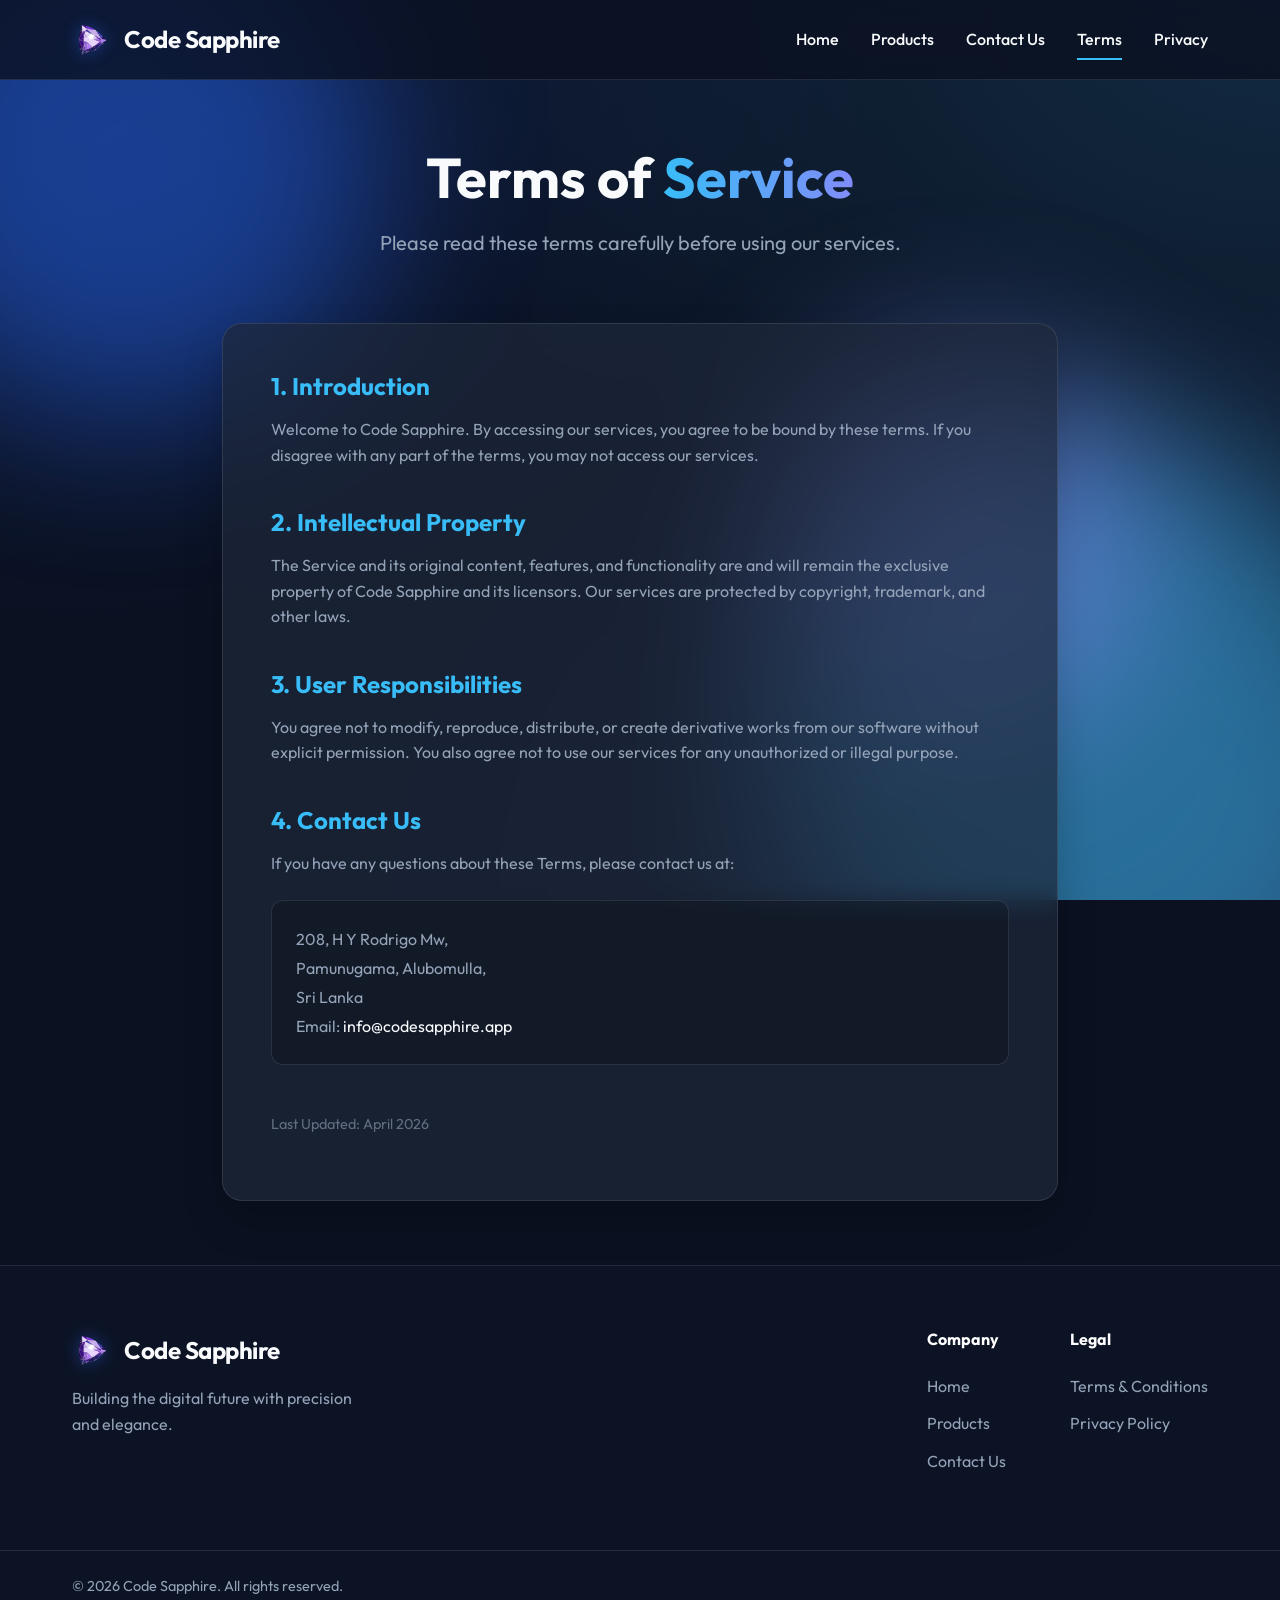
<file: terms.html>
<!DOCTYPE html>
<html lang="en">
<head>
    <meta charset="UTF-8">
    <meta name="viewport" content="width=device-width, initial-scale=1.0">
    <title>Terms of Service | Code Sapphire</title>
    <meta name="description" content="Terms of Service for Code Sapphire. Read our terms and conditions for using our software and website.">
    <meta name="keywords" content="Code Sapphire terms, terms of service, terms and conditions">
    <meta name="author" content="Code Sapphire">
    <link rel="canonical" href="https://codesapphire.app/terms.html">
    
    <!-- Open Graph / Facebook -->
    <meta property="og:type" content="website">
    <meta property="og:url" content="https://codesapphire.app/terms.html">
    <meta property="og:title" content="Terms of Service | Code Sapphire">
    <meta property="og:description" content="Terms of Service for Code Sapphire. Read our terms and conditions for using our software and website.">
    
    <!-- Twitter -->
    <meta name="twitter:card" content="summary">
    <meta name="twitter:url" content="https://codesapphire.app/terms.html">
    <meta name="twitter:title" content="Terms of Service | Code Sapphire">
    <meta name="twitter:description" content="Terms of Service for Code Sapphire. Read our terms and conditions for using our software and website.">
    <link rel="preconnect" href="https://fonts.googleapis.com">
    <link rel="preconnect" href="https://fonts.gstatic.com" crossorigin>
    <link href="https://fonts.googleapis.com/css2?family=Outfit:wght@300;400;500;700&display=swap" rel="stylesheet">
    <link rel="stylesheet" href="style.css">
</head>
<body>
    <header class="navbar">
        <div class="container nav-content">
            <a href="index.html" class="logo">
                <img src="logo.png" alt="Code Sapphire Logo" class="logo-img">
                <span>Code Sapphire</span>
            </a>
            <nav class="nav-links">
                <a href="index.html">Home</a>
                <a href="products.html">Products</a>
                <a href="contact.html">Contact Us</a>
                <a href="terms.html" class="active">Terms</a>
                <a href="privacy.html">Privacy</a>
            </nav>
            <button class="menu-btn" aria-label="Toggle menu">☰</button>
        </div>
    </header>

    <main class="page-container">
        <div class="page-header reveal">
            <h1>Terms of <span class="highlight">Service</span></h1>
            <p>Please read these terms carefully before using our services.</p>
        </div>

        <section class="container document-section reveal" style="--delay: 0.1s">
            <div class="glass-panel text-content glow-hover">
                <h2>1. Introduction</h2>
                <p>Welcome to Code Sapphire. By accessing our services, you agree to be bound by these terms. If you disagree with any part of the terms, you may not access our services.</p>
                
                <h2>2. Intellectual Property</h2>
                <p>The Service and its original content, features, and functionality are and will remain the exclusive property of Code Sapphire and its licensors. Our services are protected by copyright, trademark, and other laws.</p>
                
                <h2>3. User Responsibilities</h2>
                <p>You agree not to modify, reproduce, distribute, or create derivative works from our software without explicit permission. You also agree not to use our services for any unauthorized or illegal purpose.</p>

                <h2>4. Contact Us</h2>
                <p>If you have any questions about these Terms, please contact us at:</p>
                <address>
                    208, H Y Rodrigo Mw,<br>
                    Pamunugama, Alubomulla,<br>
                    Sri Lanka<br>
                    Email: <a href="mailto:info@codesapphire.app">info@codesapphire.app</a>
                </address>

                <p class="last-updated">Last Updated: April 2026</p>
            </div>
        </section>
    </main>

    <footer>
        <div class="container footer-content">
            <div class="footer-brand">
                <div class="logo">
                    <img src="logo.png" alt="Code Sapphire Logo" class="logo-img">
                    <span>Code Sapphire</span>
                </div>
                <p>Building the digital future with precision and elegance.</p>
            </div>
            <div class="footer-links">
                <div class="link-group">
                    <h4>Company</h4>
                    <a href="index.html">Home</a>
                    <a href="products.html">Products</a>
                    <a href="contact.html">Contact Us</a>
                </div>
                <div class="link-group">
                    <h4>Legal</h4>
                    <a href="terms.html">Terms & Conditions</a>
                    <a href="privacy.html">Privacy Policy</a>
                </div>
            </div>
        </div>
        <div class="footer-bottom">
            <div class="container">
                <p>&copy; 2026 Code Sapphire. All rights reserved.</p>
            </div>
        </div>
    </footer>

    <script src="script.js"></script>
</body>
</html>
</file>
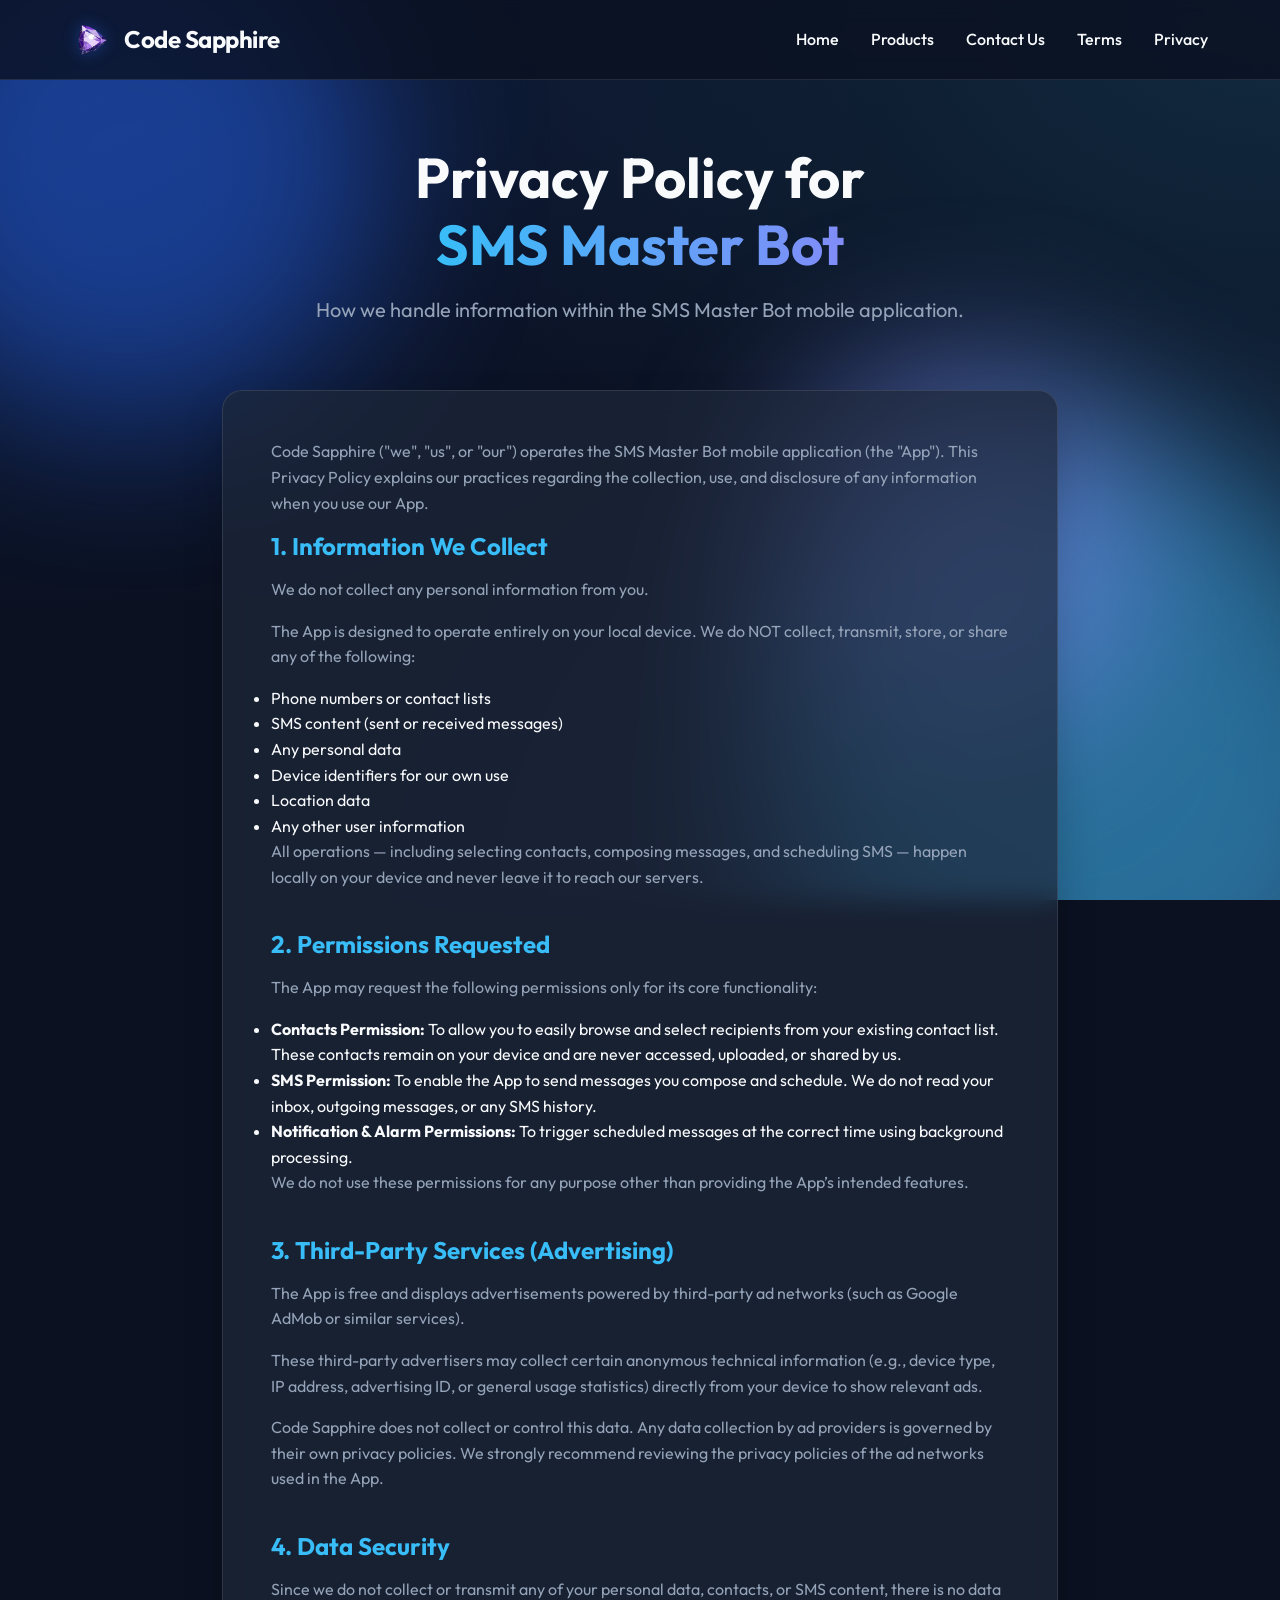
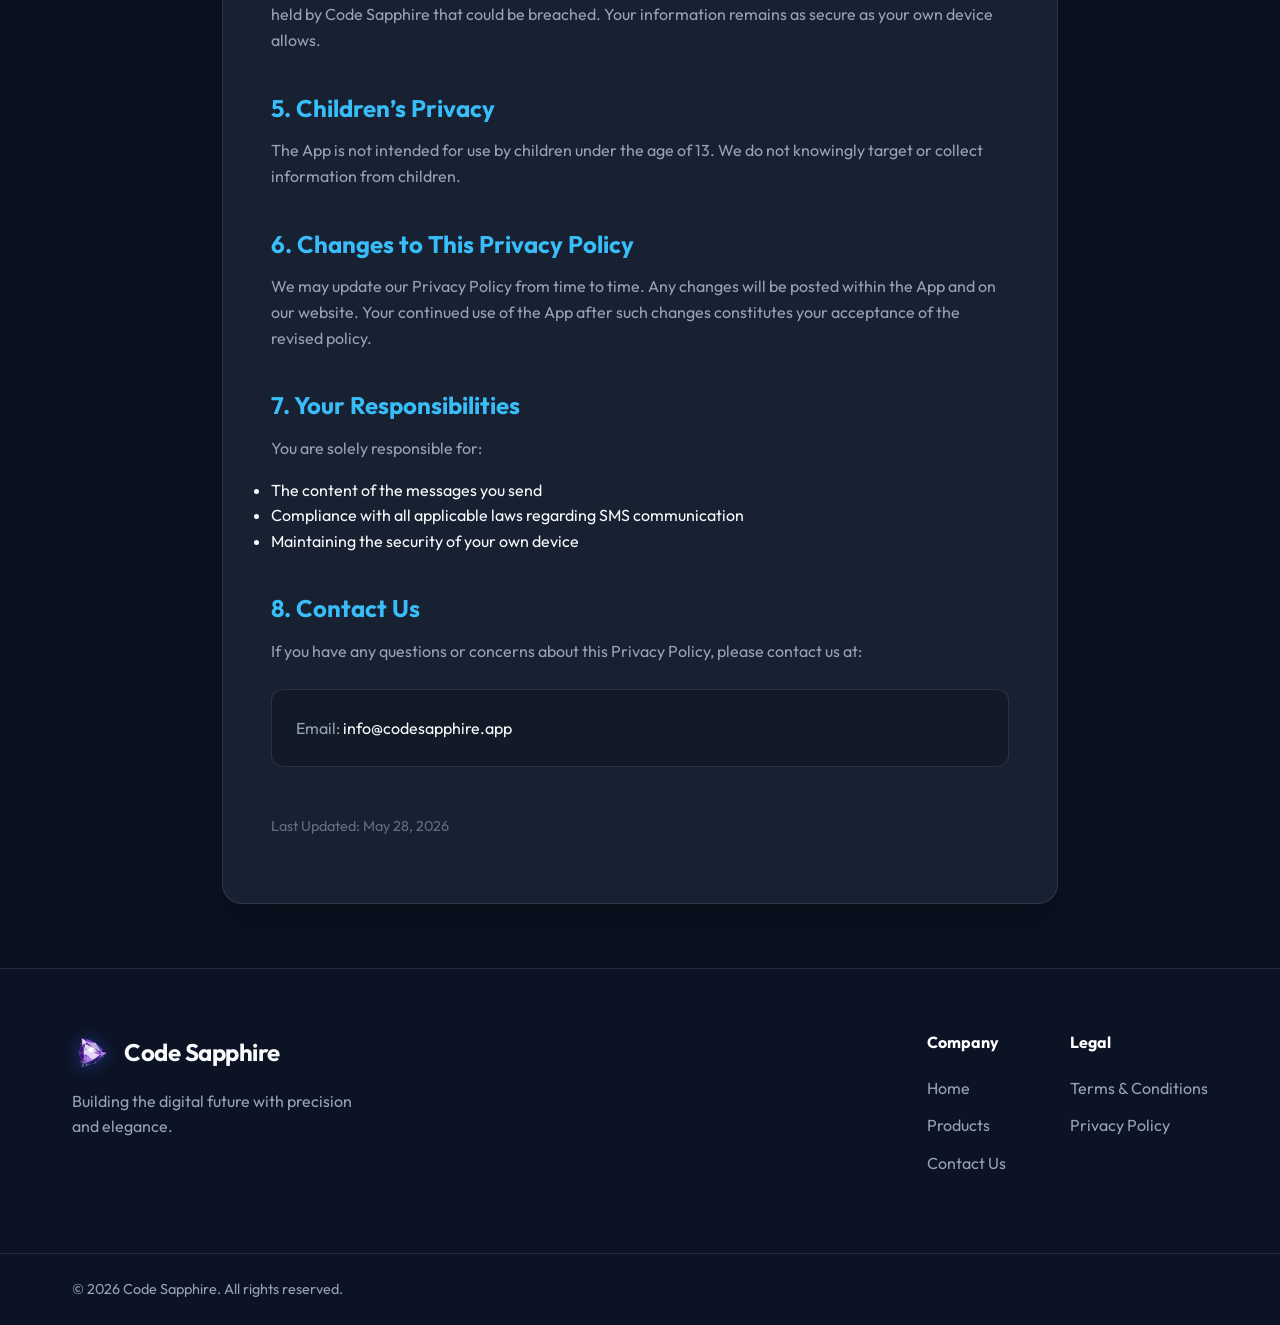
<file: app/smsmasterbot/privacy.html>
<!DOCTYPE html>
<html lang="en">
<head>
    <meta charset="UTF-8">
    <meta name="viewport" content="width=device-width, initial-scale=1.0">
    <title>SMS Master Bot Privacy Policy | Code Sapphire</title>
    <meta name="description" content="Privacy policy for the SMS Master Bot mobile application. Learn how we handle your data on your device.">
    <meta name="keywords" content="SMS Master Bot privacy policy, Android app privacy, SMS app privacy">
    <meta name="author" content="Code Sapphire">
    <link rel="canonical" href="https://codesapphire.app/app/smsmasterbot/privacy.html">
    
    <!-- Open Graph / Facebook -->
    <meta property="og:type" content="website">
    <meta property="og:url" content="https://codesapphire.app/app/smsmasterbot/privacy.html">
    <meta property="og:title" content="SMS Master Bot Privacy Policy | Code Sapphire">
    <meta property="og:description" content="Privacy policy for the SMS Master Bot mobile application. Learn how we handle your data on your device.">
    
    <!-- Twitter -->
    <meta name="twitter:card" content="summary">
    <meta name="twitter:url" content="https://codesapphire.app/app/smsmasterbot/privacy.html">
    <meta name="twitter:title" content="SMS Master Bot Privacy Policy | Code Sapphire">
    <meta name="twitter:description" content="Privacy policy for the SMS Master Bot mobile application. Learn how we handle your data on your device.">
    <link rel="preconnect" href="https://fonts.googleapis.com">
    <link rel="preconnect" href="https://fonts.gstatic.com" crossorigin>
    <link href="https://fonts.googleapis.com/css2?family=Outfit:wght@300;400;500;700&display=swap" rel="stylesheet">
    <link rel="stylesheet" href="../../style.css">
</head>
<body>
    <header class="navbar">
        <div class="container nav-content">
            <a href="../../index.html" class="logo">
                <img src="../../logo.png" alt="Code Sapphire Logo" class="logo-img">
                <span>Code Sapphire</span>
            </a>
            <nav class="nav-links">
                <a href="../../index.html">Home</a>
                <a href="../../products.html">Products</a>
                <a href="../../contact.html">Contact Us</a>
                <a href="../../terms.html">Terms</a>
                <a href="../../privacy.html">Privacy</a>
            </nav>
            <button class="menu-btn" aria-label="Toggle menu">☰</button>
        </div>
    </header>

    <main class="page-container">
        <div class="page-header reveal">
            <h1>Privacy Policy for <span class="highlight">SMS Master Bot</span></h1>
            <p>How we handle information within the SMS Master Bot mobile application.</p>
        </div>

        <section class="container document-section reveal" style="--delay: 0.1s">
            <div class="glass-panel text-content glow-hover">
                <p>Code Sapphire ("we", "us", or "our") operates the SMS Master Bot mobile application (the "App"). This Privacy Policy explains our practices regarding the collection, use, and disclosure of any information when you use our App.</p>
                
                <h2>1. Information We Collect</h2>
                <p>We do not collect any personal information from you.</p>
                <p>The App is designed to operate entirely on your local device. We do NOT collect, transmit, store, or share any of the following:</p>
                <ul>
                    <li>Phone numbers or contact lists</li>
                    <li>SMS content (sent or received messages)</li>
                    <li>Any personal data</li>
                    <li>Device identifiers for our own use</li>
                    <li>Location data</li>
                    <li>Any other user information</li>
                </ul>
                <p>All operations — including selecting contacts, composing messages, and scheduling SMS — happen locally on your device and never leave it to reach our servers.</p>
                
                <h2>2. Permissions Requested</h2>
                <p>The App may request the following permissions only for its core functionality:</p>
                <ul>
                    <li><strong>Contacts Permission:</strong> To allow you to easily browse and select recipients from your existing contact list. These contacts remain on your device and are never accessed, uploaded, or shared by us.</li>
                    <li><strong>SMS Permission:</strong> To enable the App to send messages you compose and schedule. We do not read your inbox, outgoing messages, or any SMS history.</li>
                    <li><strong>Notification & Alarm Permissions:</strong> To trigger scheduled messages at the correct time using background processing.</li>
                </ul>
                <p>We do not use these permissions for any purpose other than providing the App’s intended features.</p>

                <h2>3. Third-Party Services (Advertising)</h2>
                <p>The App is free and displays advertisements powered by third-party ad networks (such as Google AdMob or similar services).</p>
                <p>These third-party advertisers may collect certain anonymous technical information (e.g., device type, IP address, advertising ID, or general usage statistics) directly from your device to show relevant ads.</p>
                <p>Code Sapphire does not collect or control this data. Any data collection by ad providers is governed by their own privacy policies. We strongly recommend reviewing the privacy policies of the ad networks used in the App.</p>
                
                <h2>4. Data Security</h2>
                <p>Since we do not collect or transmit any of your personal data, contacts, or SMS content, there is no data held by Code Sapphire that could be breached. Your information remains as secure as your own device allows.</p>

                <h2>5. Children’s Privacy</h2>
                <p>The App is not intended for use by children under the age of 13. We do not knowingly target or collect information from children.</p>

                <h2>6. Changes to This Privacy Policy</h2>
                <p>We may update our Privacy Policy from time to time. Any changes will be posted within the App and on our website. Your continued use of the App after such changes constitutes your acceptance of the revised policy.</p>

                <h2>7. Your Responsibilities</h2>
                <p>You are solely responsible for:</p>
                <ul>
                    <li>The content of the messages you send</li>
                    <li>Compliance with all applicable laws regarding SMS communication</li>
                    <li>Maintaining the security of your own device</li>
                </ul>

                <h2>8. Contact Us</h2>
                <p>If you have any questions or concerns about this Privacy Policy, please contact us at:</p>
                <address>
                    Email: <a href="mailto:info@codesapphire.app">info@codesapphire.app</a>
                </address>

                <p class="last-updated">Last Updated: May 28, 2026</p>
            </div>
        </section>
    </main>

    <footer>
        <div class="container footer-content">
            <div class="footer-brand">
                <div class="logo">
                    <img src="../../logo.png" alt="Code Sapphire Logo" class="logo-img">
                    <span>Code Sapphire</span>
                </div>
                <p>Building the digital future with precision and elegance.</p>
            </div>
            <div class="footer-links">
                <div class="link-group">
                    <h4>Company</h4>
                    <a href="../../index.html">Home</a>
                    <a href="../../products.html">Products</a>
                    <a href="../../contact.html">Contact Us</a>
                </div>
                <div class="link-group">
                    <h4>Legal</h4>
                    <a href="../../terms.html">Terms & Conditions</a>
                    <a href="../../privacy.html">Privacy Policy</a>
                </div>
            </div>
        </div>
        <div class="footer-bottom">
            <div class="container">
                <p>&copy; 2026 Code Sapphire. All rights reserved.</p>
            </div>
        </div>
    </footer>

    <script src="../../script.js"></script>
</body>
</html>
</file>
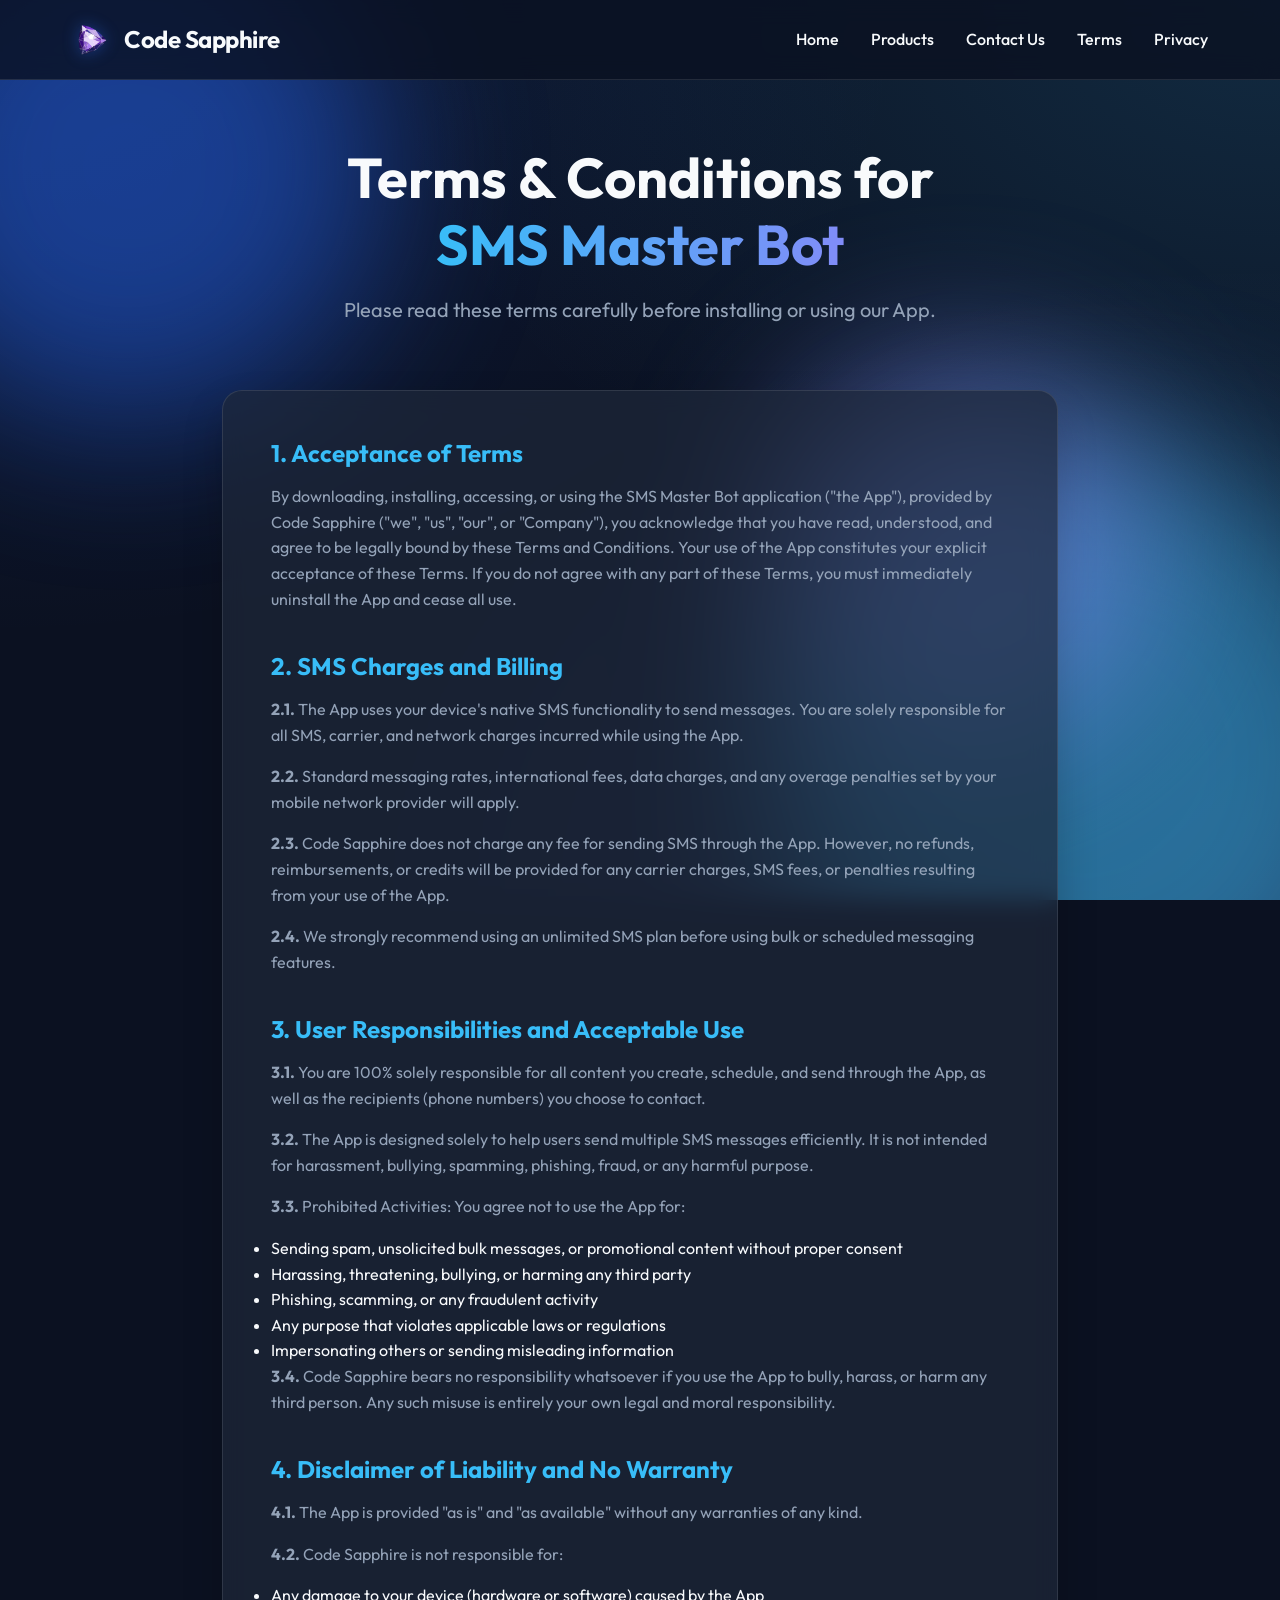
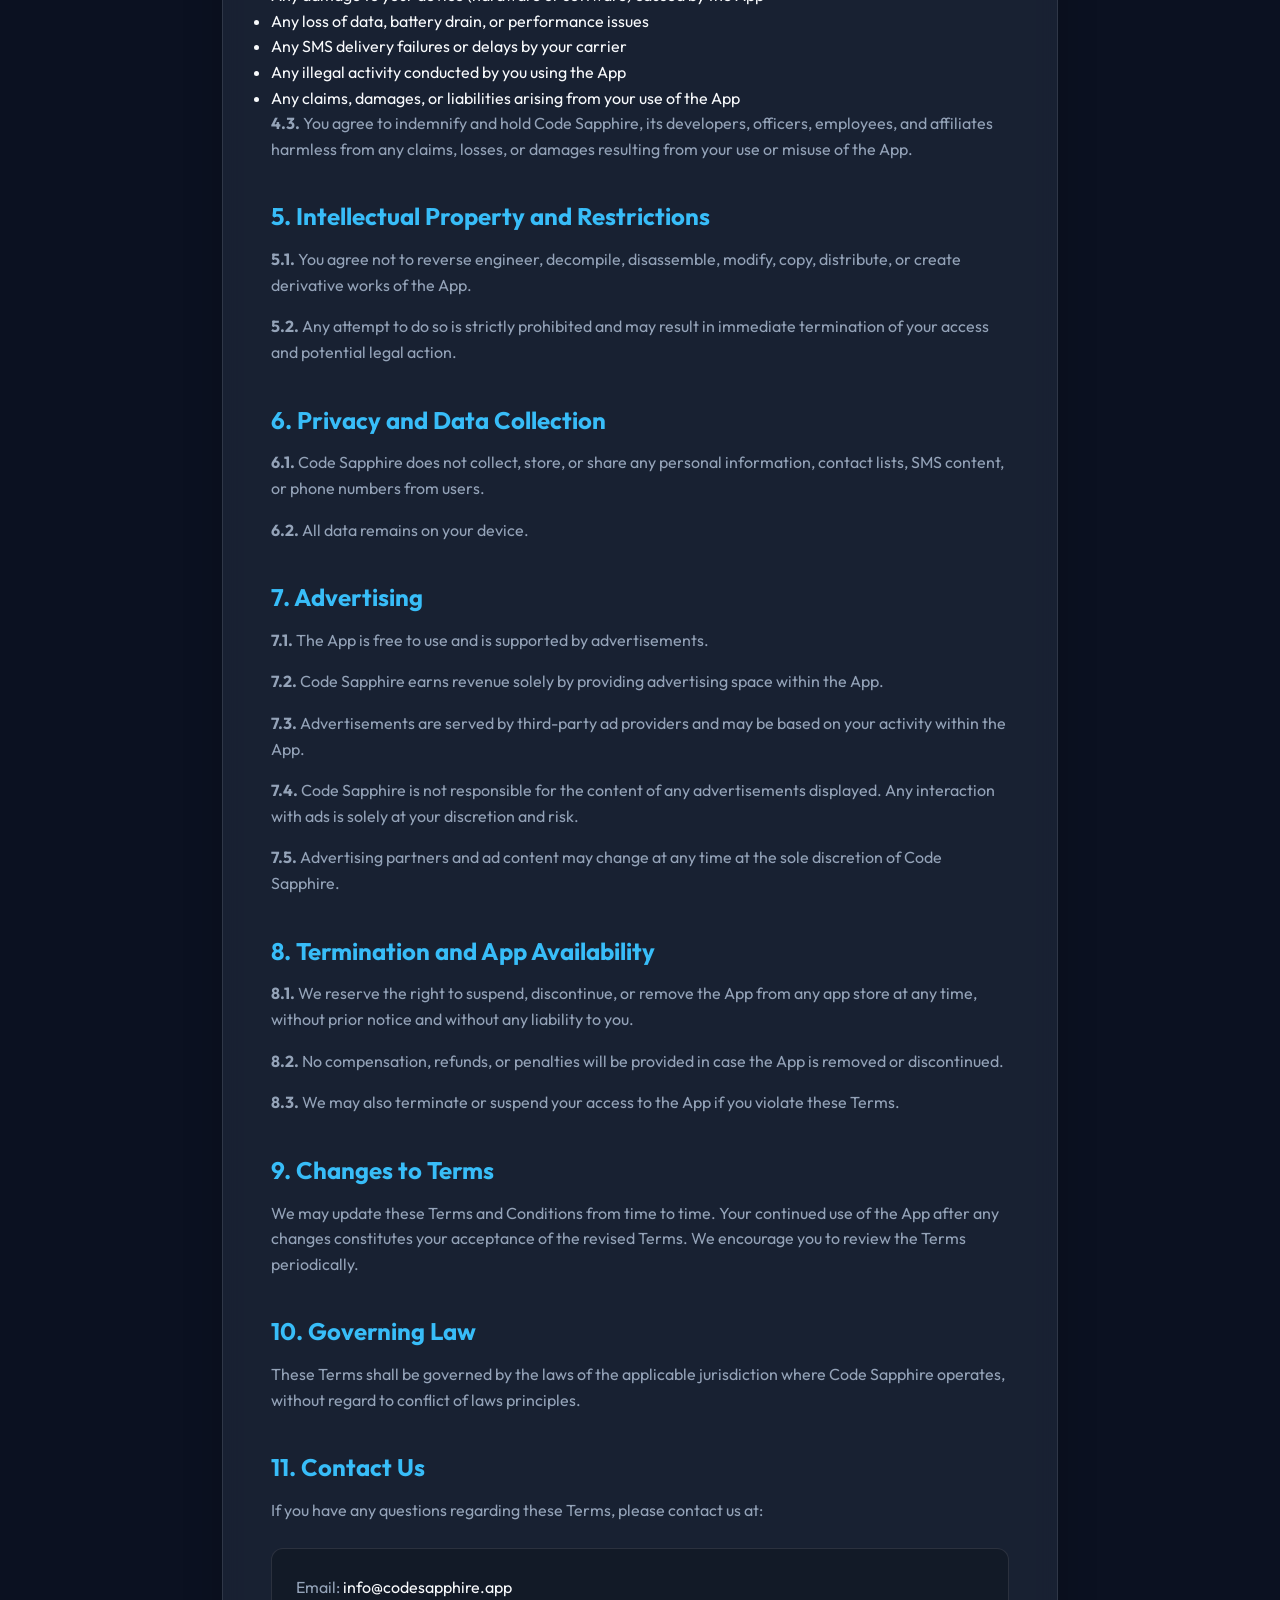
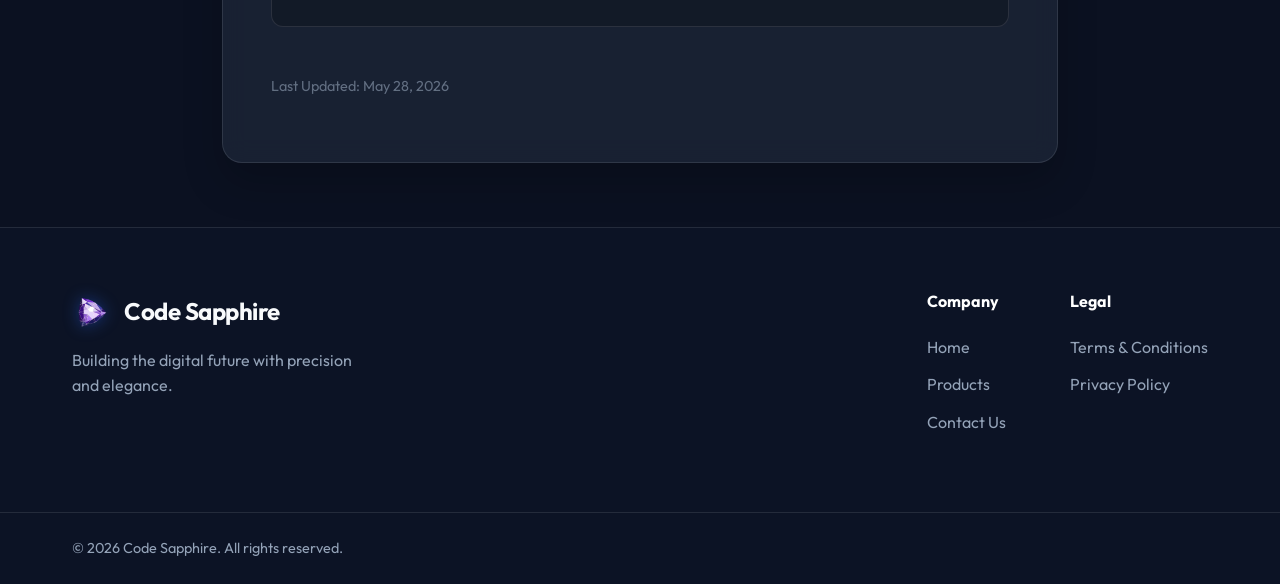
<file: app/smsmasterbot/terms.html>
<!DOCTYPE html>
<html lang="en">
<head>
    <meta charset="UTF-8">
    <meta name="viewport" content="width=device-width, initial-scale=1.0">
    <title>SMS Master Bot Terms & Conditions | Code Sapphire</title>
    <meta name="description" content="Terms and conditions for using the SMS Master Bot mobile application.">
    <meta name="keywords" content="SMS Master Bot terms, app terms and conditions, Code Sapphire apps">
    <meta name="author" content="Code Sapphire">
    <link rel="canonical" href="https://codesapphire.app/app/smsmasterbot/terms.html">
    
    <!-- Open Graph / Facebook -->
    <meta property="og:type" content="website">
    <meta property="og:url" content="https://codesapphire.app/app/smsmasterbot/terms.html">
    <meta property="og:title" content="SMS Master Bot Terms & Conditions | Code Sapphire">
    <meta property="og:description" content="Terms and conditions for using the SMS Master Bot mobile application.">
    
    <!-- Twitter -->
    <meta name="twitter:card" content="summary">
    <meta name="twitter:url" content="https://codesapphire.app/app/smsmasterbot/terms.html">
    <meta name="twitter:title" content="SMS Master Bot Terms & Conditions | Code Sapphire">
    <meta name="twitter:description" content="Terms and conditions for using the SMS Master Bot mobile application.">
    <link rel="preconnect" href="https://fonts.googleapis.com">
    <link rel="preconnect" href="https://fonts.gstatic.com" crossorigin>
    <link href="https://fonts.googleapis.com/css2?family=Outfit:wght@300;400;500;700&display=swap" rel="stylesheet">
    <link rel="stylesheet" href="../../style.css">
</head>
<body>
    <header class="navbar">
        <div class="container nav-content">
            <a href="../../index.html" class="logo">
                <img src="../../logo.png" alt="Code Sapphire Logo" class="logo-img">
                <span>Code Sapphire</span>
            </a>
            <nav class="nav-links">
                <a href="../../index.html">Home</a>
                <a href="../../products.html">Products</a>
                <a href="../../contact.html">Contact Us</a>
                <a href="../../terms.html">Terms</a>
                <a href="../../privacy.html">Privacy</a>
            </nav>
            <button class="menu-btn" aria-label="Toggle menu">☰</button>
        </div>
    </header>

    <main class="page-container">
        <div class="page-header reveal">
            <h1>Terms & Conditions for <span class="highlight">SMS Master Bot</span></h1>
            <p>Please read these terms carefully before installing or using our App.</p>
        </div>

        <section class="container document-section reveal" style="--delay: 0.1s">
            <div class="glass-panel text-content glow-hover">
                <h2>1. Acceptance of Terms</h2>
                <p>By downloading, installing, accessing, or using the SMS Master Bot application ("the App"), provided by Code Sapphire ("we", "us", "our", or "Company"), you acknowledge that you have read, understood, and agree to be legally bound by these Terms and Conditions. Your use of the App constitutes your explicit acceptance of these Terms. If you do not agree with any part of these Terms, you must immediately uninstall the App and cease all use.</p>
                
                <h2>2. SMS Charges and Billing</h2>
                <p><strong>2.1.</strong> The App uses your device's native SMS functionality to send messages. You are solely responsible for all SMS, carrier, and network charges incurred while using the App.</p>
                <p><strong>2.2.</strong> Standard messaging rates, international fees, data charges, and any overage penalties set by your mobile network provider will apply.</p>
                <p><strong>2.3.</strong> Code Sapphire does not charge any fee for sending SMS through the App. However, no refunds, reimbursements, or credits will be provided for any carrier charges, SMS fees, or penalties resulting from your use of the App.</p>
                <p><strong>2.4.</strong> We strongly recommend using an unlimited SMS plan before using bulk or scheduled messaging features.</p>
                
                <h2>3. User Responsibilities and Acceptable Use</h2>
                <p><strong>3.1.</strong> You are 100% solely responsible for all content you create, schedule, and send through the App, as well as the recipients (phone numbers) you choose to contact.</p>
                <p><strong>3.2.</strong> The App is designed solely to help users send multiple SMS messages efficiently. It is not intended for harassment, bullying, spamming, phishing, fraud, or any harmful purpose.</p>
                <p><strong>3.3.</strong> Prohibited Activities: You agree not to use the App for:</p>
                <ul>
                    <li>Sending spam, unsolicited bulk messages, or promotional content without proper consent</li>
                    <li>Harassing, threatening, bullying, or harming any third party</li>
                    <li>Phishing, scamming, or any fraudulent activity</li>
                    <li>Any purpose that violates applicable laws or regulations</li>
                    <li>Impersonating others or sending misleading information</li>
                </ul>
                <p><strong>3.4.</strong> Code Sapphire bears no responsibility whatsoever if you use the App to bully, harass, or harm any third person. Any such misuse is entirely your own legal and moral responsibility.</p>

                <h2>4. Disclaimer of Liability and No Warranty</h2>
                <p><strong>4.1.</strong> The App is provided "as is" and "as available" without any warranties of any kind.</p>
                <p><strong>4.2.</strong> Code Sapphire is not responsible for:</p>
                <ul>
                    <li>Any damage to your device (hardware or software) caused by the App</li>
                    <li>Any loss of data, battery drain, or performance issues</li>
                    <li>Any SMS delivery failures or delays by your carrier</li>
                    <li>Any illegal activity conducted by you using the App</li>
                    <li>Any claims, damages, or liabilities arising from your use of the App</li>
                </ul>
                <p><strong>4.3.</strong> You agree to indemnify and hold Code Sapphire, its developers, officers, employees, and affiliates harmless from any claims, losses, or damages resulting from your use or misuse of the App.</p>

                <h2>5. Intellectual Property and Restrictions</h2>
                <p><strong>5.1.</strong> You agree not to reverse engineer, decompile, disassemble, modify, copy, distribute, or create derivative works of the App.</p>
                <p><strong>5.2.</strong> Any attempt to do so is strictly prohibited and may result in immediate termination of your access and potential legal action.</p>

                <h2>6. Privacy and Data Collection</h2>
                <p><strong>6.1.</strong> Code Sapphire does not collect, store, or share any personal information, contact lists, SMS content, or phone numbers from users.</p>
                <p><strong>6.2.</strong> All data remains on your device.</p>

                <h2>7. Advertising</h2>
                <p><strong>7.1.</strong> The App is free to use and is supported by advertisements.</p>
                <p><strong>7.2.</strong> Code Sapphire earns revenue solely by providing advertising space within the App.</p>
                <p><strong>7.3.</strong> Advertisements are served by third-party ad providers and may be based on your activity within the App.</p>
                <p><strong>7.4.</strong> Code Sapphire is not responsible for the content of any advertisements displayed. Any interaction with ads is solely at your discretion and risk.</p>
                <p><strong>7.5.</strong> Advertising partners and ad content may change at any time at the sole discretion of Code Sapphire.</p>

                <h2>8. Termination and App Availability</h2>
                <p><strong>8.1.</strong> We reserve the right to suspend, discontinue, or remove the App from any app store at any time, without prior notice and without any liability to you.</p>
                <p><strong>8.2.</strong> No compensation, refunds, or penalties will be provided in case the App is removed or discontinued.</p>
                <p><strong>8.3.</strong> We may also terminate or suspend your access to the App if you violate these Terms.</p>

                <h2>9. Changes to Terms</h2>
                <p>We may update these Terms and Conditions from time to time. Your continued use of the App after any changes constitutes your acceptance of the revised Terms. We encourage you to review the Terms periodically.</p>

                <h2>10. Governing Law</h2>
                <p>These Terms shall be governed by the laws of the applicable jurisdiction where Code Sapphire operates, without regard to conflict of laws principles.</p>

                <h2>11. Contact Us</h2>
                <p>If you have any questions regarding these Terms, please contact us at:</p>
                <address>
                    Email: <a href="mailto:info@codesapphire.app">info@codesapphire.app</a>
                </address>

                <p class="last-updated">Last Updated: May 28, 2026</p>
            </div>
        </section>
    </main>

    <footer>
        <div class="container footer-content">
            <div class="footer-brand">
                <div class="logo">
                    <img src="../../logo.png" alt="Code Sapphire Logo" class="logo-img">
                    <span>Code Sapphire</span>
                </div>
                <p>Building the digital future with precision and elegance.</p>
            </div>
            <div class="footer-links">
                <div class="link-group">
                    <h4>Company</h4>
                    <a href="../../index.html">Home</a>
                    <a href="../../products.html">Products</a>
                    <a href="../../contact.html">Contact Us</a>
                </div>
                <div class="link-group">
                    <h4>Legal</h4>
                    <a href="../../terms.html">Terms & Conditions</a>
                    <a href="../../privacy.html">Privacy Policy</a>
                </div>
            </div>
        </div>
        <div class="footer-bottom">
            <div class="container">
                <p>&copy; 2026 Code Sapphire. All rights reserved.</p>
            </div>
        </div>
    </footer>

    <script src="../../script.js"></script>
</body>
</html>
</file>
<file: style.css>
:root {
    --bg-color: #0b1121;
    --text-primary: #f8fafc;
    --text-secondary: #94a3b8;
    --primary: #2563eb;
    --primary-glow: rgba(37, 99, 235, 0.4);
    --secondary: #38bdf8;
    --accent: #818cf8;
    --glass-bg: rgba(30, 41, 59, 0.7);
    --glass-border: rgba(255, 255, 255, 0.1);
    
    --font-main: 'Outfit', sans-serif;
    --nav-height: 80px;
}

* {
    margin: 0;
    padding: 0;
    box-sizing: border-box;
}

body {
    font-family: var(--font-main);
    background-color: var(--bg-color);
    color: var(--text-primary);
    line-height: 1.6;
    overflow-x: hidden;
    position: relative;
    background-image: 
        radial-gradient(at 0% 0%, rgba(37, 99, 235, 0.15) 0px, transparent 50%),
        radial-gradient(at 100% 0%, rgba(56, 189, 248, 0.15) 0px, transparent 50%),
        radial-gradient(at 100% 100%, rgba(129, 140, 248, 0.15) 0px, transparent 50%);
    background-attachment: fixed;
}

a {
    color: var(--text-primary);
    text-decoration: none;
    transition: color 0.3s ease;
}

a:hover {
    color: var(--secondary);
}

.container {
    max-width: 1200px;
    margin: 0 auto;
    padding: 0 2rem;
}

/* Typography */
h1, h2, h3, h4 {
    line-height: 1.2;
    margin-bottom: 1rem;
    font-weight: 700;
}

.highlight {
    background: linear-gradient(to right, var(--secondary), var(--accent));
    -webkit-background-clip: text;
    -webkit-text-fill-color: transparent;
    display: inline-block;
}

/* Navbar */
.navbar {
    height: var(--nav-height);
    display: flex;
    align-items: center;
    position: fixed;
    top: 0;
    left: 0;
    right: 0;
    z-index: 100;
    background: rgba(11, 17, 33, 0.8);
    backdrop-filter: blur(12px);
    border-bottom: 1px solid var(--glass-border);
    transition: all 0.3s ease;
}

.nav-content {
    display: flex;
    justify-content: space-between;
    align-items: center;
    width: 100%;
}

.logo {
    display: flex;
    align-items: center;
    gap: 0.75rem;
    font-size: 1.5rem;
    font-weight: 700;
    letter-spacing: -0.5px;
}

.logo-img {
    height: 40px;
    width: 40px;
    object-fit: contain;
    filter: drop-shadow(0 0 8px var(--primary-glow));
}

.nav-links {
    display: flex;
    gap: 2rem;
}

.nav-links a {
    font-weight: 500;
    position: relative;
    padding: 0.5rem 0;
}

.nav-links a::after {
    content: '';
    position: absolute;
    bottom: 0;
    left: 0;
    width: 0;
    height: 2px;
    background: var(--secondary);
    transition: width 0.3s ease;
}

.nav-links a:hover::after, .nav-links a.active::after {
    width: 100%;
}

.menu-btn {
    display: none;
    background: none;
    border: none;
    color: white;
    font-size: 1.5rem;
    cursor: pointer;
}

/* Buttons */
.btn {
    display: inline-block;
    padding: 0.8rem 2rem;
    border-radius: 50px;
    font-weight: 600;
    transition: all 0.3s ease;
    cursor: pointer;
    border: none;
    font-family: inherit;
    font-size: 1rem;
}

.btn-primary {
    background: linear-gradient(135deg, var(--primary), var(--accent));
    color: white;
    box-shadow: 0 4px 15px var(--primary-glow);
}

.btn-primary:hover {
    transform: translateY(-2px);
    box-shadow: 0 6px 20px rgba(129, 140, 248, 0.5);
    color: white;
}

.btn-secondary {
    background: var(--glass-bg);
    border: 1px solid var(--glass-border);
    backdrop-filter: blur(10px);
}

.btn-secondary:hover {
    background: rgba(255, 255, 255, 0.1);
    transform: translateY(-2px);
}

/* Layout Utilities */
main {
    min-height: calc(100vh - var(--nav-height) - 100px);
    padding-top: var(--nav-height);
}

.page-container {
    padding-top: calc(var(--nav-height) + 4rem);
    padding-bottom: 4rem;
}

.page-header {
    text-align: center;
    max-width: 800px;
    margin: 0 auto 4rem;
}

.page-header h1 {
    font-size: 3.5rem;
}

.page-header p {
    font-size: 1.25rem;
    color: var(--text-secondary);
}

/* Glass Panel Utility */
.glass-panel {
    background: var(--glass-bg);
    border: 1px solid var(--glass-border);
    border-radius: 20px;
    padding: 3rem;
    backdrop-filter: blur(12px);
    box-shadow: 0 20px 40px rgba(0, 0, 0, 0.2);
}

/* Hero Section */
.hero {
    position: relative;
    padding: 8rem 0 6rem;
    text-align: center;
    min-height: 80vh;
    display: flex;
    flex-direction: column;
    justify-content: center;
    align-items: center;
}

.hero-content {
    max-width: 800px;
    position: relative;
    z-index: 2;
    margin: 0 auto;
}

.badge {
    display: inline-block;
    padding: 0.5rem 1rem;
    background: rgba(56, 189, 248, 0.1);
    border: 1px solid rgba(56, 189, 248, 0.3);
    border-radius: 50px;
    font-size: 0.85rem;
    text-transform: uppercase;
    letter-spacing: 1px;
    color: var(--secondary);
    margin-bottom: 1.5rem;
}

.badge.glow {
    box-shadow: 0 0 15px rgba(56, 189, 248, 0.2);
}

.hero h1 {
    font-size: 4rem;
    margin-bottom: 1.5rem;
    letter-spacing: -1px;
}

.hero p {
    font-size: 1.25rem;
    color: var(--text-secondary);
    margin-bottom: 2.5rem;
}

.hero-actions {
    display: flex;
    gap: 1.5rem;
    justify-content: center;
}

/* Features Section */
.features {
    padding: 6rem 0;
}

.feature-grid {
    display: grid;
    grid-template-columns: repeat(auto-fit, minmax(300px, 1fr));
    gap: 2rem;
}

.feature-card {
    background: var(--glass-bg);
    border: 1px solid var(--glass-border);
    border-radius: 20px;
    padding: 2.5rem;
    transition: transform 0.3s ease, border-color 0.3s ease;
}

.feature-card:hover {
    transform: translateY(-10px);
    border-color: var(--secondary);
}

.feature-icon {
    font-size: 2.5rem;
    margin-bottom: 1.5rem;
    display: inline-block;
    padding: 1rem;
    background: rgba(255, 255, 255, 0.05);
    border-radius: 16px;
    border: 1px solid var(--glass-border);
}

.feature-card p {
    color: var(--text-secondary);
}

/* Contact Page Layout */
.contact-section {
    display: grid;
    grid-template-columns: 1fr 1fr;
    gap: 3rem;
    align-items: start;
}

.info-item {
    display: flex;
    gap: 1.5rem;
    margin-bottom: 2rem;
    align-items: flex-start;
}

.info-icon {
    font-size: 1.5rem;
    background: rgba(37, 99, 235, 0.2);
    width: 50px;
    height: 50px;
    display: flex;
    align-items: center;
    justify-content: center;
    border-radius: 12px;
    flex-shrink: 0;
    border: 1px solid rgba(37, 99, 235, 0.3);
}

.info-item h3 {
    margin-bottom: 0.25rem;
    font-size: 1.2rem;
}

.info-item p, .info-item a {
    color: var(--text-secondary);
}

.contact-form h2, .contact-info h2 {
    margin-bottom: 2rem;
}

.form-group {
    margin-bottom: 1.5rem;
}

.form-group label {
    display: block;
    margin-bottom: 0.5rem;
    font-size: 0.9rem;
    color: var(--text-secondary);
}

.form-group input,
.form-group textarea {
    width: 100%;
    background: rgba(15, 23, 42, 0.6);
    border: 1px solid var(--glass-border);
    border-radius: 10px;
    padding: 1rem;
    color: white;
    font-family: inherit;
    font-size: 1rem;
    transition: border-color 0.3s ease, box-shadow 0.3s ease;
}

.form-group input:focus,
.form-group textarea:focus {
    outline: none;
    border-color: var(--secondary);
    box-shadow: 0 0 0 2px rgba(56, 189, 248, 0.2);
}

.submit-btn {
    width: 100%;
}

/* Terms Page Layout */
.document-section {
    max-width: 900px;
}

.text-content h2 {
    margin-top: 2.5rem;
    color: var(--secondary);
    font-size: 1.5rem;
}

.text-content h2:first-of-type {
    margin-top: 0;
}

.text-content p {
    color: var(--text-secondary);
    margin-bottom: 1rem;
}

.text-content address {
    font-style: normal;
    color: var(--text-secondary);
    line-height: 1.8;
    background: rgba(0,0,0,0.2);
    padding: 1.5rem;
    border-radius: 12px;
    border: 1px solid var(--glass-border);
    margin: 1.5rem 0;
}

.last-updated {
    margin-top: 3rem;
    font-size: 0.9rem;
    color: rgba(148, 163, 184, 0.6) !important;
}

/* Footer */
footer {
    border-top: 1px solid var(--glass-border);
    background: rgba(15, 23, 42, 0.5);
    margin-top: auto;
    position: relative;
    z-index: 10;
}

.footer-content {
    padding: 4rem 2rem;
    display: flex;
    justify-content: space-between;
    flex-wrap: wrap;
    gap: 3rem;
}

.footer-brand {
    max-width: 300px;
}

.footer-brand .logo {
    margin-bottom: 1rem;
}

.footer-brand p {
    color: var(--text-secondary);
}

.footer-links {
    display: flex;
    gap: 4rem;
}

.link-group h4 {
    margin-bottom: 1.5rem;
    color: white;
}

.link-group a {
    display: block;
    color: var(--text-secondary);
    margin-bottom: 0.75rem;
}

.footer-bottom {
    border-top: 1px solid var(--glass-border);
    padding: 1.5rem 0;
}

.footer-bottom .container {
    display: flex;
    justify-content: space-between;
    color: var(--text-secondary);
    font-size: 0.9rem;
    align-items: center;
}

/* Animations & Effects */
.reveal {
    opacity: 0;
    transform: translateY(30px);
    transition: opacity 0.8s ease, transform 0.8s ease;
    transition-delay: var(--delay, 0s);
}

.reveal.active {
    opacity: 1;
    transform: translateY(0);
}

.bg-blobs {
    position: fixed;
    top: 0; left: 0; right: 0; bottom: 0;
    overflow: hidden;
    z-index: 0; 
    pointer-events: none;
}
.blob {
    position: absolute;
    filter: blur(80px);
    opacity: 0.5;
    animation: float 20s infinite ease-in-out alternate;
    border-radius: 50%;
}
.blob-1 { background: var(--primary); width: 40vw; height: 40vw; top: -10%; left: -10%; animation-delay: 0s; }
.blob-2 { background: var(--secondary); width: 50vw; height: 50vw; bottom: -20%; right: -10%; animation-delay: -5s; }
.blob-3 { background: var(--accent); width: 30vw; height: 30vw; top: 40%; left: 60%; animation-delay: -10s; }
@keyframes float {
    0% { transform: translate(0, 0) scale(1) rotate(0deg); }
    100% { transform: translate(10vw, 5vw) scale(1.2) rotate(45deg); }
}

.glow-hover {
    transition: transform 0.4s ease, box-shadow 0.4s ease, border-color 0.4s ease;
}
.glow-hover:hover {
    transform: translateY(-5px);
    box-shadow: 0 10px 40px var(--primary-glow);
    border-color: rgba(56, 189, 248, 0.5);
}

.icon-glow {
    animation: pulse-glow 3s infinite alternate;
}
@keyframes pulse-glow {
    0% { box-shadow: 0 0 5px rgba(255,255,255,0.1); }
    100% { box-shadow: 0 0 20px var(--primary-glow); border-color: rgba(56, 189, 248, 0.4); }
}

.hover-scale {
    transition: transform 0.3s ease;
}
.hover-scale:hover {
    transform: translateX(10px);
}

/* Responsive */
@media (max-width: 768px) {
    .menu-btn {
        display: block;
    }

    .nav-links {
        position: fixed;
        top: var(--nav-height);
        left: 0;
        right: 0;
        background: rgba(11, 17, 33, 0.95);
        backdrop-filter: blur(12px);
        flex-direction: column;
        padding: 2rem;
        gap: 1.5rem;
        border-bottom: 1px solid var(--glass-border);
        transform: translateY(-150%);
        transition: transform 0.3s ease;
        z-index: -1;
        opacity: 0;
        visibility: hidden;
    }

    .nav-links.show {
        transform: translateY(0);
        opacity: 1;
        visibility: visible;
        z-index: 99;
    }

    .hero h1 {
        font-size: 2.5rem;
    }

    .hero-actions {
        flex-direction: column;
    }

    .contact-section {
        grid-template-columns: 1fr;
    }
    
    .footer-content {
        flex-direction: column;
    }
    
    .footer-bottom .container {
        flex-direction: column;
        gap: 1rem;
        text-align: center;
    }
}
</file>
